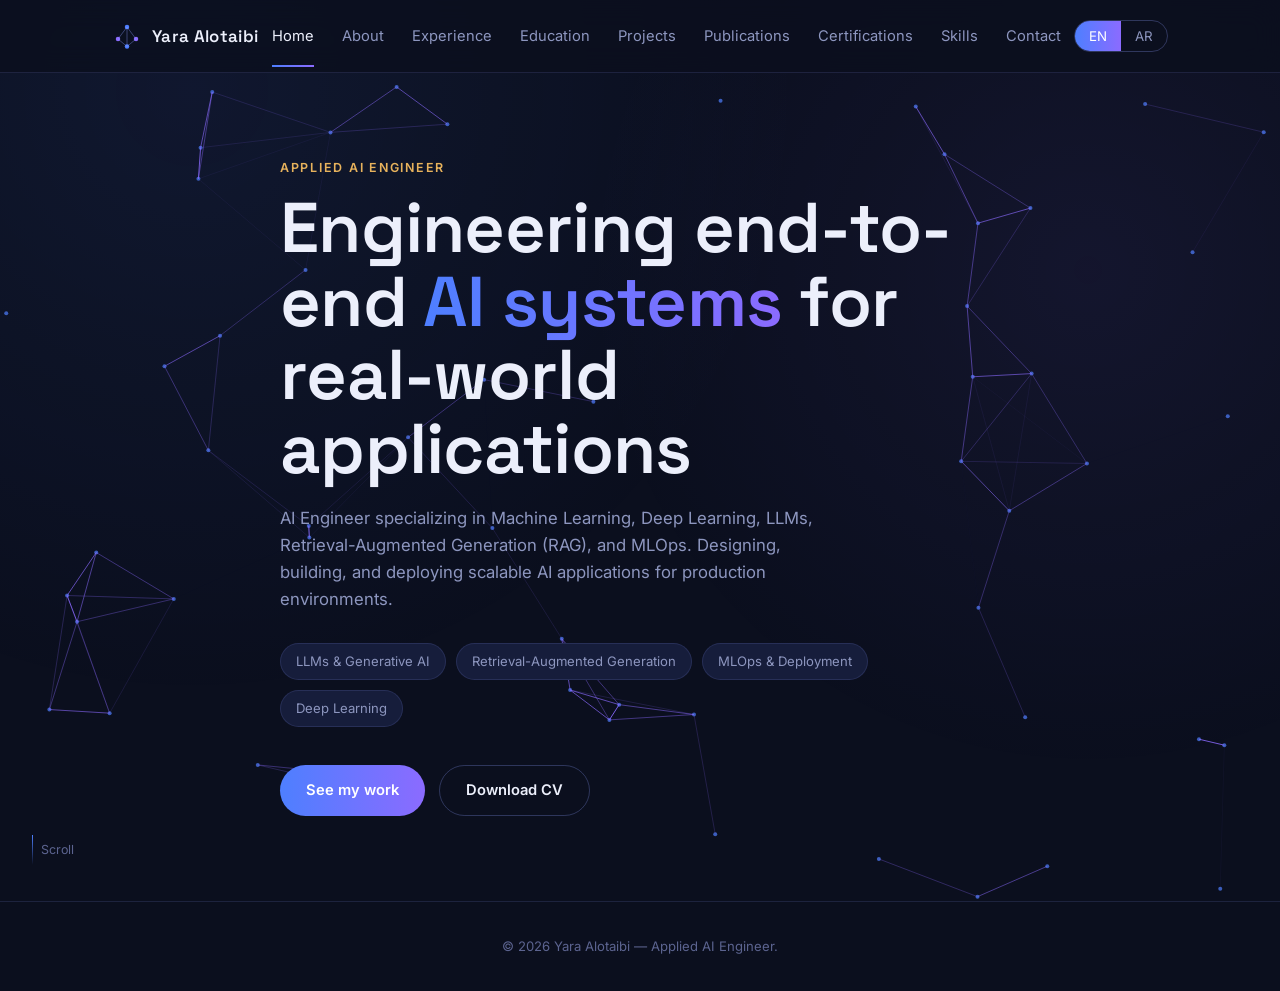
<file: index.html>
<!DOCTYPE html>
<!-- lang/dir get overwritten instantly by js/language.js on load; these are just safe fallbacks -->
<html lang="en" dir="ltr">
<head>
  <meta charset="UTF-8">
  <meta name="viewport" content="width=device-width, initial-scale=1.0">
  <title>Yara Alotaibi — Applied AI Engineer</title>
  <meta name="description" content="Yara Alotaibi — Applied AI Engineer building end-to-end AI systems: LLMs, RAG, and production MLOps.">

  <!-- Google Fonts: Space Grotesk (EN headings), Inter (EN body), Tajawal (AR) — matches --font-* tokens in style.css -->
  <link rel="preconnect" href="https://fonts.googleapis.com">
  <link href="https://fonts.googleapis.com/css2?family=Space+Grotesk:wght@500;600;700&family=Inter:wght@400;500;600&family=Tajawal:wght@400;500;700&display=swap" rel="stylesheet">

  <link rel="stylesheet" href="css/style.css">
  <link rel="icon" type="image/svg+xml" href="assets/favicon.svg">
</head>
<!-- body starts with class="lang-en" as a no-flash default; js/language.js swaps it on load if AR was saved -->
<body class="lang-en">
  



  <!-- =====================================================================
       SITE NAVIGATION 
       ===================================================================== -->
  <nav class="site-nav">
    <div class="container">
      <a href="index.html" class="nav-mark">
        <!-- Static "Neuro symbol" the version of the animated
             network drawn live in js/particles.js on this hero and on about.html -->
        <svg viewBox="0 0 40 40" fill="none" xmlns="http://www.w3.org/2000/svg">
          <circle cx="20" cy="8" r="3" fill="#4E7FFF"/>
          <circle cx="8" cy="24" r="3" fill="#8B6BFF"/>
          <circle cx="32" cy="24" r="3" fill="#8B6BFF"/>
          <circle cx="20" cy="34" r="3" fill="#4E7FFF"/>
          <path d="M20 8L8 24M20 8L32 24M8 24L20 34M32 24L20 34M20 8L20 34" stroke="#8B9EFF" stroke-opacity="0.5" stroke-width="1"/>
        </svg>
        <span>Yara Alotaibi</span>
      </a>

      <ul class="nav-links" id="navLinks">
        <li><a href="index.html" class="active"><span class="lang-en">Home</span><span class="lang-ar">الرئيسية</span></a></li>
        <li><a href="about.html"><span class="lang-en">About</span><span class="lang-ar">نبذة</span></a></li>
        <li><a href="experience.html"><span class="lang-en">Experience</span><span class="lang-ar">الخبرات</span></a></li>
        <li><a href="education.html"><span class="lang-en">Education</span><span class="lang-ar">التعليم</span></a></li>
        <li><a href="projects.html"><span class="lang-en">Projects</span><span class="lang-ar">المشاريع</span></a></li>
        <li><a href="publications.html"><span class="lang-en">Publications</span><span class="lang-ar">الأبحاث</span></a></li>
        <li><a href="certifications.html"><span class="lang-en">Certifications</span><span class="lang-ar">الشهادات</span></a></li>
        <li><a href="skills.html"><span class="lang-en">Skills</span><span class="lang-ar">المهارات</span></a></li>
        <li><a href="contact.html"><span class="lang-en">Contact</span><span class="lang-ar">التواصل</span></a></li>
      </ul>

      <div class="nav-right">
        <!-- language toggle  -->
        <div class="lang-toggle">
          <button type="button" data-lang="en" class="active">EN</button>
          <button type="button" data-lang="ar">AR</button>
        </div>
        <!-- mobile hamburger — js/main.js toggles -->
        <button class="nav-toggle-btn" id="navToggleBtn" aria-label="Toggle navigation menu">☰</button>
      </div>
    </div>
  </nav>

  <!-- =====================================================================
       HERO 
       ===================================================================== -->
  <header class="hero">
    <!-- animated neuro-network background, powered by js/particles.js.
         data-node-count / data-speed / data-link-distance tune density —
         kept sparse here since real content sits on top of it. -->

    <canvas id="neuro-canvas" data-neuro data-node-count="55" data-speed="0.25" data-link-distance="150"></canvas>

    <div class="container">
      <div class="hero-content">
        <span class="eyebrow">
          <span class="lang-en">Applied AI Engineer</span>
          <span class="lang-ar">مهندسة ذكاء اصطناعي تطبيقي</span>
        </span>

        <!-- main headline -->
        <h1>
          <span class="lang-en">Engineering end-to-end <span class="accent">AI systems</span> for real-world applications</span>
          <span class="lang-ar">أهندس <span class="accent">أنظمة ذكاء اصطناعي متكاملة</span> للتطبيق الفعلي والنشر </span>
        </h1>

        <!-- sub-paragraph  -->
        <p class="sub">
          <span class="lang-en">AI Engineer specializing in Machine Learning, Deep Learning, LLMs, Retrieval-Augmented Generation (RAG), and MLOps. Designing, building, and deploying scalable AI applications for production environments.</span>
          <span class="lang-ar">مهندسة ذكاء اصطناعي متخصصة في التعلم الآلي، والتعلم العميق، والنماذج اللغوية الكبيرة (LLMs)، RAG، وMLOps. أصمم وأطوّر وأنشر تطبيقات ذكاء اصطناعي قابلة للتوسع وجاهزة لبيئات الإنتاج.</span>
        </p>

        <!-- role chips -->
        <div class="roles">
          <span class="chip lang-en">LLMs &amp; Generative AI</span>
          <span class="chip lang-ar">النماذج اللغوية الكبيرة والذكاء التوليدي</span>
          <span class="chip lang-en">Retrieval-Augmented Generation</span>
          <span class="chip lang-ar">RAG</span>
          <span class="chip lang-en">MLOps &amp; Deployment</span>
          <span class="chip lang-ar">MLOps والنشر</span>
          <span class="chip lang-en">Deep Learning</span>
          <span class="chip lang-ar">التعلم العميق</span>
        </div>

        <!-- view projects -->
        <div class="hero-actions">
          <a href="projects.html" class="btn btn-primary">
            <span class="lang-en"> See my work </span>
            <span class="lang-ar">شاهد أعمالي</span>
          </a>
          <a href="assets/documents/Yara%20Naif%20Alotaibi%20AI%20Engineer%20CV.pdf" class="btn btn-ghost" download>
            <span class="lang-en">Download CV</span>
            <span class="lang-ar">تنزيل السيرة الذاتية</span>
          </a>
        </div>
      </div>
    </div>

    <div class="scroll-hint">
      <span class="line"></span>
      <span class="lang-en">Scroll</span>
      <span class="lang-ar">مرر للأسفل</span>
    </div>
  </header>

  <!-- =====================================================================
       FOOTER 
       ===================================================================== -->
  <footer class="site-footer">
    <div class="container">
      <p class="lang-en">© 2026 Yara Alotaibi — Applied AI Engineer.</p>
      <p class="lang-ar">© 2026 يارا العتيبي — مهندسة ذكاء اصطناعي تطبيقي.</p>
    </div>
  </footer>

  <!-- Scripts -->
  <script src="js/language.js"></script>
  <script src="js/animations.js"></script>
  <script src="js/main.js"></script>
  <script src="js/particles.js"></script>
</body>
</html>
</file>
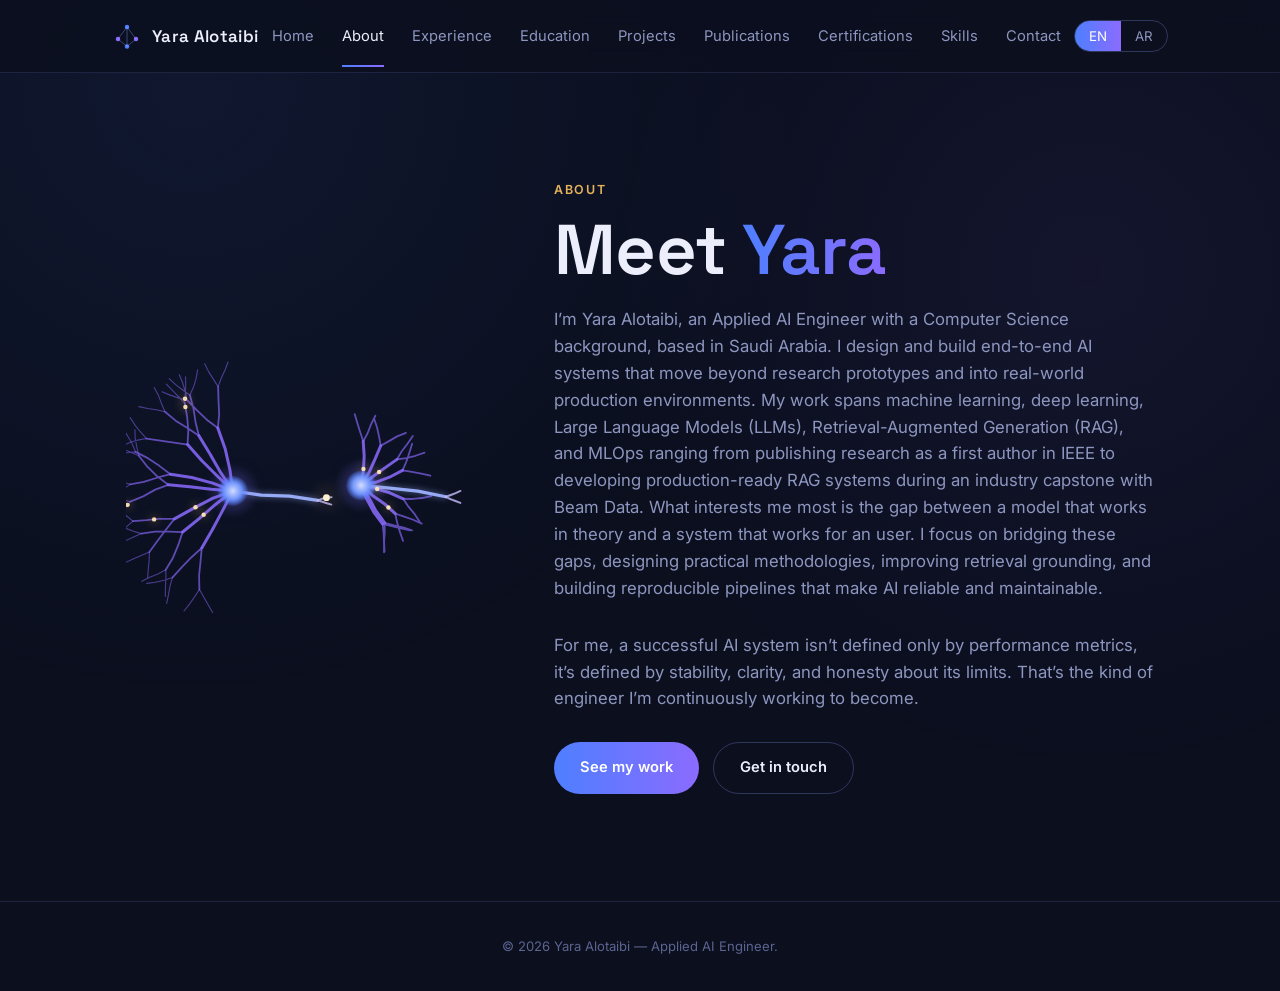
<file: about.html>
<!DOCTYPE html>
<html lang="en" dir="ltr">
<head>
  <meta charset="UTF-8">
  <meta name="viewport" content="width=device-width, initial-scale=1.0">
  <title>Meet Yara — Applied AI Engineer</title>
  <meta name="description" content="Meet Yara Alotaibi — the story, the mindset, and the path behind an Applied AI Engineer.">

  <link rel="preconnect" href="https://fonts.googleapis.com">
  <link href="https://fonts.googleapis.com/css2?family=Space+Grotesk:wght@500;600;700&family=Inter:wght@400;500;600&family=Tajawal:wght@400;500;700&display=swap" rel="stylesheet">

  <link rel="stylesheet" href="css/style.css">
  <link rel="icon" type="image/svg+xml" href="assets/favicon.svg">
</head>
<body class="lang-en">

  <!-- NAVIGATION  -->
  <nav class="site-nav">
    <div class="container">
      <a href="index.html" class="nav-mark">
        <svg viewBox="0 0 40 40" fill="none" xmlns="http://www.w3.org/2000/svg">
          <circle cx="20" cy="8" r="3" fill="#4E7FFF"/>
          <circle cx="8" cy="24" r="3" fill="#8B6BFF"/>
          <circle cx="32" cy="24" r="3" fill="#8B6BFF"/>
          <circle cx="20" cy="34" r="3" fill="#4E7FFF"/>
          <path d="M20 8L8 24M20 8L32 24M8 24L20 34M32 24L20 34M20 8L20 34" stroke="#8B9EFF" stroke-opacity="0.5" stroke-width="1"/>
        </svg>
        <span>Yara Alotaibi</span>
      </a>

      <ul class="nav-links" id="navLinks">
        <li><a href="index.html"><span class="lang-en">Home</span><span class="lang-ar">الرئيسية</span></a></li>
        <li><a href="about.html" class="active"><span class="lang-en">About</span><span class="lang-ar">نبذة</span></a></li>
        <li><a href="experience.html"><span class="lang-en">Experience</span><span class="lang-ar">الخبرات</span></a></li>
        <li><a href="education.html"><span class="lang-en">Education</span><span class="lang-ar">التعليم</span></a></li>
        <li><a href="projects.html"><span class="lang-en">Projects</span><span class="lang-ar">المشاريع</span></a></li>
        <li><a href="publications.html"><span class="lang-en">Publications</span><span class="lang-ar">الأبحاث</span></a></li>
        <li><a href="certifications.html"><span class="lang-en">Certifications</span><span class="lang-ar">الشهادات</span></a></li>
        <li><a href="skills.html"><span class="lang-en">Skills</span><span class="lang-ar">المهارات</span></a></li>
        <li><a href="contact.html"><span class="lang-en">Contact</span><span class="lang-ar">التواصل</span></a></li>
      </ul>

      <div class="nav-right">
        <div class="lang-toggle">
          <button type="button" data-lang="en" class="active">EN</button>
          <button type="button" data-lang="ar">AR</button>
        </div>
        <button class="nav-toggle-btn" id="navToggleBtn" aria-label="Toggle navigation menu">☰</button>
      </div>
    </div>
  </nav>

  <!-- =====================================================================
       IDENTITY HERO 
       ===================================================================== -->
  <header class="hero">
    <!-- two connected neuron cells  -->
    <div class="container">
      <div class="identity-layout">
      <canvas id="identity-canvas" data-neuro data-shape="neuron"></canvas>
      <div class="hero-content">
        <span class="eyebrow">
          <span class="lang-en">About</span>
          <span class="lang-ar">نبذة</span>
        </span>

        <!--page title -->
        <h1>
          <span class="lang-en">Meet <span class="accent">Yara</span></span>
          <span class="lang-ar">تعرف على <span class="accent">يارا</span></span>
        </h1>

        <!-- personal narrative -->
        <p class="sub" style="max-width:640px;">
          <span class="lang-en">
          I’m Yara Alotaibi, an Applied AI Engineer with a Computer Science background, based in Saudi Arabia. 
          I design and build end-to-end AI systems that move beyond research prototypes and into real-world production environments. My work spans machine learning, deep learning, Large Language Models (LLMs), Retrieval-Augmented Generation (RAG), and MLOps ranging from publishing research as a first author in IEEE to developing production-ready RAG systems during an industry capstone with Beam Data. 
          What interests me most is the gap between a model that works in theory and a system that works for an user. I focus on bridging these gaps, designing practical methodologies, improving retrieval grounding, and building reproducible pipelines that make AI reliable and maintainable.
          </span>
          <span class="lang-ar">
           أنا يارا العتيبي، مهندسة ذكاء اصطناعي تطبيقي خريجة بكالوريس علوم الحاسب، وأقيم في السعودية. أعمل على تصميم وبناء أنظمة ذكاء اصطناعي متكاملة تتجاوز مرحلة النماذج التجريبية لتصل إلى بيئات الإنتاج الفعلية.
يمتد عملي عبر مجالات التعلّم الآلي، التعلّم العميق، النماذج اللغوية الضخمة (LLMs)، أنظمة الاسترجاع المعزّز (RAG)، وعمليات الـ MLOps  بدءًا من بحث منشور كمؤلف أول في IEEE وصولًا إلى تطوير أنظمة RAG جاهزة للإنتاج خلال مشروع مع شركة Beam Data.
ينصب شغفي المهني على سد الفجوة بين النماذج النظرية والأنظمة الواقعية التي تخدم المستخدم وذلك من خلال تصميم منهجيات عملية، وتحسين استرجاع المعلومات بدقة، وبناء خطوط معالجة قابلة للتكرار (Pipelines) تضمن موثوقية الأنظمة وقابليتها للصيانة.
          </span>
        </p>

        <p class="sub" style="max-width:640px;">
          <span class="lang-en">
            For me, a successful AI system isn’t defined only by performance metrics, it’s defined by stability, clarity, and honesty about its limits. That’s the kind of engineer I’m continuously working to become.
          </span>
          <span class="lang-ar">
         بالنسبة لي، لا يُقاس نجاح نظام الذكاء الاصطناعي بكفاءة النموذج فحسب، بل باستقراره، وشفافيته، وموثوقية مخرجاته في حدود قدراته؛ وهذا هو الطابع الهندسي الذي أسعى دائماً لتمثيله وتطويره.
          </span>
        </p>

        <div class="hero-actions">
          <a href="projects.html" class="btn btn-primary">
            <span class="lang-en">See my work</span>
            <span class="lang-ar">شاهدي أعمالي</span>
          </a>
          <a href="contact.html" class="btn btn-ghost">
            <span class="lang-en">Get in touch</span>
            <span class="lang-ar">تواصلي معي</span>
          </a>
        </div>
      </div>
      </div>
    </div>
  </header>

  

  <!-- FOOTER -->
  <footer class="site-footer">
    <div class="container">
      <p class="lang-en">© 2026 Yara Alotaibi — Applied AI Engineer.</p>
      <p class="lang-ar">© 2026 يارا العتيبي — مهندسة ذكاء اصطناعي تطبيقي.</p>
    </div>
  </footer>

  <script src="js/language.js"></script>
  <script src="js/animations.js"></script>
  <script src="js/main.js"></script>
  <script src="js/particles.js"></script>
</body>
</html>
</file>
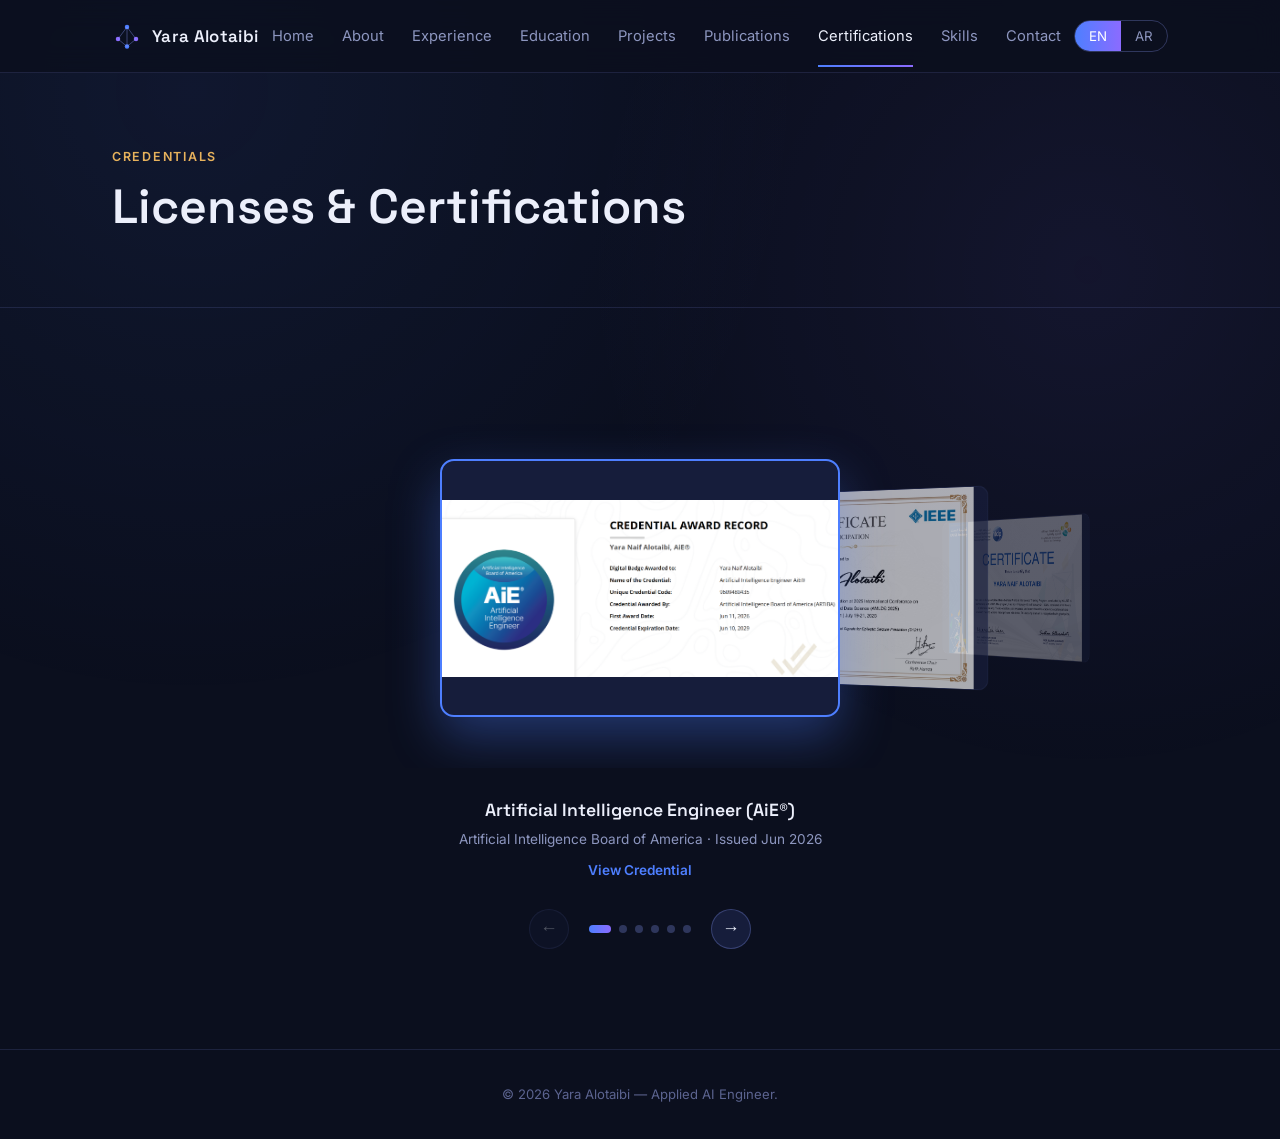
<file: certifications.html>
<!DOCTYPE html>
<html lang="en" dir="ltr">
<head>
  <meta charset="UTF-8">
  <meta name="viewport" content="width=device-width, initial-scale=1.0">
  <title>Certifications — Yara Alotaibi</title>
  <meta name="description" content="AiE® certification, KAUST Academy AI training, and Tuwaiq Academy full-stack development.">

  <link rel="preconnect" href="https://fonts.googleapis.com">
  <link href="https://fonts.googleapis.com/css2?family=Space+Grotesk:wght@500;600;700&family=Inter:wght@400;500;600&family=Tajawal:wght@400;500;700&display=swap" rel="stylesheet">

  <link rel="stylesheet" href="css/style.css">
  <link rel="icon" type="image/svg+xml" href="assets/favicon.svg">
</head>
<body class="lang-en">

  <!-- NAVIGATION  -->
  <nav class="site-nav">
    <div class="container">
      <a href="index.html" class="nav-mark">
        <svg viewBox="0 0 40 40" fill="none" xmlns="http://www.w3.org/2000/svg">
          <circle cx="20" cy="8" r="3" fill="#4E7FFF"/>
          <circle cx="8" cy="24" r="3" fill="#8B6BFF"/>
          <circle cx="32" cy="24" r="3" fill="#8B6BFF"/>
          <circle cx="20" cy="34" r="3" fill="#4E7FFF"/>
          <path d="M20 8L8 24M20 8L32 24M8 24L20 34M32 24L20 34M20 8L20 34" stroke="#8B9EFF" stroke-opacity="0.5" stroke-width="1"/>
        </svg>
        <span>Yara Alotaibi</span>
      </a>

      <ul class="nav-links" id="navLinks">
        <li><a href="index.html"><span class="lang-en">Home</span><span class="lang-ar">الرئيسية</span></a></li>
        <li><a href="about.html"><span class="lang-en">About</span><span class="lang-ar">نبذة</span></a></li>
        <li><a href="experience.html"><span class="lang-en">Experience</span><span class="lang-ar">الخبرات</span></a></li>
        <li><a href="education.html"><span class="lang-en">Education</span><span class="lang-ar">التعليم</span></a></li>
        <li><a href="projects.html"><span class="lang-en">Projects</span><span class="lang-ar">المشاريع</span></a></li>
        <li><a href="publications.html"><span class="lang-en">Publications</span><span class="lang-ar">الأبحاث</span></a></li>
        <li><a href="certifications.html" class="active"><span class="lang-en">Certifications</span><span class="lang-ar">الشهادات</span></a></li>
        <li><a href="skills.html"><span class="lang-en">Skills</span><span class="lang-ar">المهارات</span></a></li>
        <li><a href="contact.html"><span class="lang-en">Contact</span><span class="lang-ar">التواصل</span></a></li>
      </ul>

      <div class="nav-right">
        <div class="lang-toggle">
          <button type="button" data-lang="en" class="active">EN</button>
          <button type="button" data-lang="ar">AR</button>
        </div>
        <button class="nav-toggle-btn" id="navToggleBtn" aria-label="Toggle navigation menu">☰</button>
      </div>
    </div>
  </nav>

  <!-- PAGE HEADER -->
  <header class="page-header">
    <div class="container">
      <span class="eyebrow lang-en">Credentials</span>
      <span class="eyebrow lang-ar">الاعتمادات</span>
      <h1><span class="lang-en">Licenses &amp; Certifications</span><span class="lang-ar">الرخص والشهادات</span></h1>
      <p>
        
      </p>
    </div>
  </header>

  <!-- =====================================================================
       CERTIFICATIONS — a single 3D coverflow carousel with all 6 credentials.
       ===================================================================== -->
  <section class="section">
    <div class="cert-carousel" id="certCarousel">
      <div class="cert-stage" id="certStage">
        <div class="cert-track" id="certTrack"></div>
      </div>

      <div class="cert-caption" id="certCaption"></div>

      <div class="cert-nav">
        <button type="button" class="cert-arrow" id="certPrev" aria-label="Previous certificate">&larr;</button>
        <div class="cert-dots" id="certDots"></div>
        <button type="button" class="cert-arrow" id="certNext" aria-label="Next certificate">&rarr;</button>
      </div>
    </div>
  </section>

  <!-- FOOTER -->
  <footer class="site-footer">
    <div class="container">
      <p class="lang-en">© 2026 Yara Alotaibi — Applied AI Engineer.</p>
      <p class="lang-ar">© 2026 يارا العتيبي — مهندسة ذكاء اصطناعي تطبيقي.</p>
    </div>
  </footer>

  <script src="js/language.js"></script>
  <script src="js/animations.js"></script>
  <script src="js/main.js"></script>

  <script>
    //  only place certificate content lives. 
    const CERTS = [
      {
        img: "assets/certifications/AiE.png",
        titleEn: "Artificial Intelligence Engineer (AiE®)",
        titleAr: "مهندسة ذكاء اصطناعي (AiE®)",
        captionEn: "Artificial Intelligence Board of America · Issued Jun 2026",
        captionAr: "البورد الأمريكي للذكاء الاصطناعي · يونيو ٢٠٢٦",
        link: "https://www.credbadge.com/credit/certified/9609480435/",
      },
      {
        img: "assets/certifications/IEEE.jpg",
        titleEn: "Oral Presenter — AMLDS 2025",
        titleAr: "مقدمة البحث — مؤتمر AMLDS 2025",
        captionEn: "IEEE Systems, Man, and Cybernetics Society · Jul 2025",
        captionAr: "جمعية IEEE للأنظمة والإنسان والتحكم الآلي · يوليو ٢٠٢٥",
      },
      {
        img: "assets/certifications/Kaust Adv.png",
        titleEn: "Advanced AI Training",
        titleAr: "تدريب متقدم في الذكاء الاصطناعي",
        captionEn: "KAUST × NTDP · Mar 2025",
        captionAr: "كاوست بالشراكة مع NTDP · مارس ٢٠٢٥",
      },
      {
        img: "assets/certifications/Kaust Intro.png",
        titleEn: "Intro AI Training",
        titleAr: "تدريب تمهيدي في الذكاء الاصطناعي",
        captionEn: "KAUST × NTDP · Jan 2025",
        captionAr: "كاوست بالشراكة مع NTDP · يناير ٢٠٢٥",
      },
      {
        img: "assets/certifications/Twaiq.png",
        titleEn: "Web Development with PHP Laravel",
        titleAr: "تطوير الويب باستخدام PHP Laravel",
        captionEn: "Tuwaiq Academy · Apr 2024",
        captionAr: "أكاديمية طويق · أبريل ٢٠٢٤",
      },
      {
        img: "assets/certifications/Michigan.png",
        titleEn: "Python Basics",
        titleAr: "أساسيات لغة بايثون",
        captionEn: "university of michigan · nov 2024",
        captionAr: " — جامعة ميشيغان · نوفمبر 2024",
        link: "https://www.coursera.org/account/accomplishments/verify/A27UF6WH318E",
      },
    ];

    (function initCertCarousel() {
      const stage = document.getElementById("certStage");
      const track = document.getElementById("certTrack");
      const caption = document.getElementById("certCaption");
      const dotsBox = document.getElementById("certDots");
      const prevBtn = document.getElementById("certPrev");
      const nextBtn = document.getElementById("certNext");

      const reduceMotion = window.matchMedia("(prefers-reduced-motion: reduce)").matches;
      let active = 0;

      const cardEls = CERTS.map((cert, i) => {
        const el = document.createElement("div");
        el.className = "cert-card-3d";
        el.innerHTML = `<img src="${cert.img}" alt="">`;
        el.addEventListener("click", () => {
          if (i === active) return; // clicking the active card does nothing (caption handles opening it)
          active = i;
          render();
        });
        track.appendChild(el);
        return el;
      });

      CERTS.forEach((_, i) => {
        const dot = document.createElement("button");
        dot.type = "button";
        dot.className = "cert-dot";
        dot.setAttribute("aria-label", `Go to certificate ${i + 1}`);
        dot.addEventListener("click", () => {
          active = i;
          render();
        });
        dotsBox.appendChild(dot);
      });
      const dotEls = Array.from(dotsBox.children);

      function isArabic() {
        return document.body.classList.contains("lang-ar");
      }

      function render() {
        const mirror = isArabic() ? -1 : 1;

        cardEls.forEach((el, i) => {
          const offset = (i - active) * mirror;
          const abs = Math.abs(offset);
          el.style.transition = reduceMotion ? "none" : "transform 0.5s cubic-bezier(0.22,1,0.36,1), opacity 0.5s ease";
          el.style.zIndex = String(100 - abs);

          if (abs > 2) {
            el.style.opacity = "0";
            el.style.pointerEvents = "none";
            el.style.transform = `translate(-50%,-50%) translateX(${offset * 240}px) translateZ(-400px)`;
            return;
          }

          el.style.pointerEvents = "auto";
          const tx = offset * 220;
          const tz = abs * -130;
          const rot = offset * -32;
          const scale = 1 - abs * 0.18;
          el.style.opacity = abs === 0 ? "1" : abs === 1 ? "0.65" : "0.32";
          el.style.transform = `translate(-50%,-50%) translateX(${tx}px) translateZ(${tz}px) rotateY(${rot}deg) scale(${scale})`;
          el.classList.toggle("is-active", i === active);
        });

        dotEls.forEach((d, i) => d.classList.toggle("is-active", i === active));
        prevBtn.disabled = active === 0;
        nextBtn.disabled = active === CERTS.length - 1;
        // the buttons swap visual position in RTL (flex row auto-mirrors), so
        // flip which glyph each one shows too — both should still point the
        // way they'll actually move, not just decorate a fixed screen side
        prevBtn.innerHTML = isArabic() ? "&rarr;" : "&larr;";
        nextBtn.innerHTML = isArabic() ? "&larr;" : "&rarr;";

        // clickable (opens the verification link) 
        const cert = CERTS[active];
        const title = isArabic() ? cert.titleAr : cert.titleEn;
        const meta = isArabic() ? cert.captionAr : cert.captionEn;
        const verifyLabel = isArabic() ? "عرض بيانات الاعتماد" : "View Credential";
        caption.innerHTML = `
        <strong>${title}</strong>
        <span>${meta}</span>
        ${cert.link ? `<a class="cert-verify" href="${cert.link}" target="_blank" rel="noopener">${verifyLabel}</a>` : ""}`;
        }

      // always steps through CERTS in the same fixed order regardless of language —
      // only the *visual* arrangement mirrors for RTL (handled in render() above),
      // so this stays consistent with the dots (which are never reordered either)
      function go(delta) {
        active = Math.min(CERTS.length - 1, Math.max(0, active + delta));
        render();
      }

      prevBtn.addEventListener("click", () => go(-1));
      nextBtn.addEventListener("click", () => go(1));
      stage.setAttribute("tabindex", "0");
      stage.addEventListener("keydown", (e) => {
        if (e.key === "ArrowLeft") go(-1);
        if (e.key === "ArrowRight") go(1);
      });

      // swipe: threshold-based (jumps one card), not live-follow-finger, for robustness
      let dragStartX = null;
      stage.addEventListener("pointerdown", (e) => { dragStartX = e.clientX; });
      stage.addEventListener("pointerup", (e) => {
        if (dragStartX === null) return;
        const dx = e.clientX - dragStartX;
        dragStartX = null;
        if (Math.abs(dx) < 40) return;
        go(dx < 0 ? 1 : -1);
      });

      // re-mirror the layout instantly when the language toggle flips direction
      new MutationObserver(render).observe(document.body, { attributes: true, attributeFilter: ["class"] });

      render();
    })();
  </script>
</body>
</html>
</file>
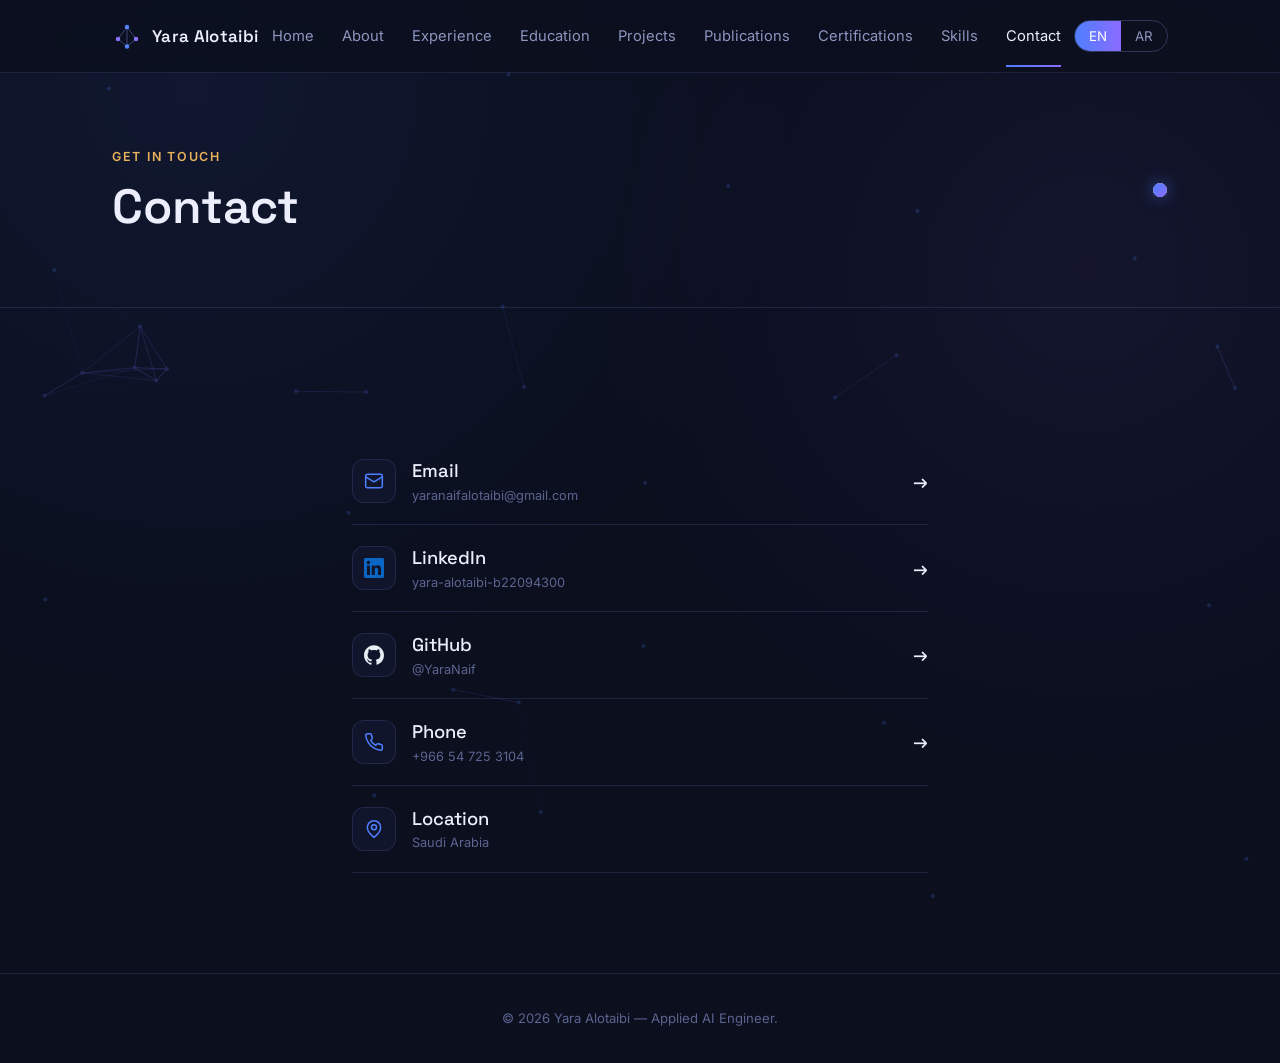
<file: contact.html>
<!DOCTYPE html>
<html lang="en" dir="ltr">
<head>
  <meta charset="UTF-8">
  <meta name="viewport" content="width=device-width, initial-scale=1.0">
  <title>Contact — Yara Alotaibi</title>
  <meta name="description" content="Get in touch with Yara Alotaibi — Applied AI Engineer.">

  <link rel="preconnect" href="https://fonts.googleapis.com">
  <link href="https://fonts.googleapis.com/css2?family=Space+Grotesk:wght@500;600;700&family=Inter:wght@400;500;600&family=Tajawal:wght@400;500;700&display=swap" rel="stylesheet">

  <link rel="stylesheet" href="css/style.css">
  <link rel="icon" type="image/svg+xml" href="assets/favicon.svg">
</head>
<body class="lang-en">

  <!-- Ambient neuro-network background-->
  <canvas class="skills-ambient-canvas" data-neuro data-node-count="34" data-speed="0.15" data-link-distance="130"></canvas>

  <!-- NAVIGATION — "Contact" marked active -->
  <nav class="site-nav">
    <div class="container">
      <a href="index.html" class="nav-mark">
        <svg viewBox="0 0 40 40" fill="none" xmlns="http://www.w3.org/2000/svg">
          <circle cx="20" cy="8" r="3" fill="#4E7FFF"/>
          <circle cx="8" cy="24" r="3" fill="#8B6BFF"/>
          <circle cx="32" cy="24" r="3" fill="#8B6BFF"/>
          <circle cx="20" cy="34" r="3" fill="#4E7FFF"/>
          <path d="M20 8L8 24M20 8L32 24M8 24L20 34M32 24L20 34M20 8L20 34" stroke="#8B9EFF" stroke-opacity="0.5" stroke-width="1"/>
        </svg>
        <span>Yara Alotaibi</span>
      </a>

      <ul class="nav-links" id="navLinks">
        <li><a href="index.html"><span class="lang-en">Home</span><span class="lang-ar">الرئيسية</span></a></li>
        <li><a href="about.html"><span class="lang-en">About</span><span class="lang-ar">نبذة</span></a></li>
        <li><a href="experience.html"><span class="lang-en">Experience</span><span class="lang-ar">الخبرات</span></a></li>
        <li><a href="education.html"><span class="lang-en">Education</span><span class="lang-ar">التعليم</span></a></li>
        <li><a href="projects.html"><span class="lang-en">Projects</span><span class="lang-ar">المشاريع</span></a></li>
        <li><a href="publications.html"><span class="lang-en">Publications</span><span class="lang-ar">الأبحاث</span></a></li>
        <li><a href="certifications.html"><span class="lang-en">Certifications</span><span class="lang-ar">الشهادات</span></a></li>
        <li><a href="skills.html"><span class="lang-en">Skills</span><span class="lang-ar">المهارات</span></a></li>
        <li><a href="contact.html" class="active"><span class="lang-en">Contact</span><span class="lang-ar">التواصل</span></a></li>
      </ul>

      <div class="nav-right">
        <div class="lang-toggle">
          <button type="button" data-lang="en" class="active">EN</button>
          <button type="button" data-lang="ar">AR</button>
        </div>
        <button class="nav-toggle-btn" id="navToggleBtn" aria-label="Toggle navigation menu">☰</button>
      </div>
    </div>
  </nav>
 
  <!-- PAGE HEADER  -->
  <header class="page-header">
    <div class="container">
      <span class="eyebrow lang-en">Get in Touch</span>
      <span class="eyebrow lang-ar">لنتواصل</span>
      <h1><span class="lang-en">Contact</span><span class="lang-ar">التواصل</span></h1>
      <p>
      </p>
    </div>
    <div class="signal-mark" aria-hidden="true">
      <span class="signal-ring"></span>
      <span class="signal-ring"></span>
      <span class="signal-ring"></span>
      <span class="signal-core"></span>
    </div>
  </header>

  <!-- =====================================================================
       CONTACT LINKS
       ===================================================================== -->
  <section class="section">
    <div class="container" style="max-width:640px;">
      <div class="contact-links">

        <a href="mailto:yaranaifalotaibi@gmail.com" class="contact-link" data-animate>
          <span class="contact-left">
            <span class="contact-icon">
              <svg viewBox="0 0 24 24" fill="none" stroke="currentColor" stroke-width="1.8" stroke-linecap="round" stroke-linejoin="round"><rect x="2" y="4" width="20" height="16" rx="2"/><path d="m2 7 10 6 10-6"/></svg>
            </span>
            <span class="contact-text">
              Email
              <small class="lang-en block">yaranaifalotaibi@gmail.com</small>
              <small class="lang-ar block">yaranaifalotaibi@gmail.com</small>
            </span>
          </span>
          <span class="contact-arrow">&rarr;</span>
        </a>

        <a href="https://www.linkedin.com/in/yara-alotaibi-b22094300" target="_blank" rel="noopener" class="contact-link" data-animate>
          <span class="contact-left">
            <span class="contact-icon">
              <svg viewBox="0 0 24 24"><path fill="#0A66C2" d="M20.447 20.452h-3.554v-5.569c0-1.328-.027-3.037-1.852-3.037-1.853 0-2.136 1.445-2.136 2.939v5.667H9.351V9h3.414v1.561h.046c.477-.9 1.637-1.85 3.37-1.85 3.601 0 4.267 2.37 4.267 5.455v6.286zM5.337 7.433c-1.144 0-2.063-.926-2.063-2.065 0-1.138.92-2.063 2.063-2.063 1.14 0 2.064.925 2.064 2.063 0 1.139-.925 2.065-2.064 2.065zm1.782 13.019H3.555V9h3.564v11.452zM22.225 0H1.771C.792 0 0 .774 0 1.729v20.542C0 23.227.792 24 1.771 24h20.451C23.2 24 24 23.227 24 22.271V1.729C24 .774 23.2 0 22.222 0h.003z"/></svg>
            </span>
            <span class="contact-text">
              LinkedIn
              <small class="lang-en block">yara-alotaibi-b22094300</small>
              <small class="lang-ar block">yara-alotaibi-b22094300</small>
            </span>
          </span>
          <span class="contact-arrow">&rarr;</span>
        </a>

        <a href="https://github.com/YaraNaif" target="_blank" rel="noopener" class="contact-link" data-animate>
          <span class="contact-left">
            <span class="contact-icon">
              <svg viewBox="0 0 24 24"><path fill="#E6EDF3" d="M12 .297c-6.63 0-12 5.373-12 12 0 5.303 3.438 9.8 8.205 11.385.6.113.82-.258.82-.577 0-.285-.01-1.04-.015-2.04-3.338.724-4.042-1.61-4.042-1.61C4.422 18.07 3.633 17.7 3.633 17.7c-1.087-.744.084-.729.084-.729 1.205.084 1.838 1.236 1.838 1.236 1.07 1.835 2.809 1.305 3.495.998.108-.776.417-1.305.76-1.605-2.665-.3-5.466-1.332-5.466-5.93 0-1.31.465-2.38 1.235-3.22-.135-.303-.54-1.523.105-3.176 0 0 1.005-.322 3.3 1.23.96-.267 1.98-.399 3-.405 1.02.006 2.04.138 3 .405 2.28-1.552 3.285-1.23 3.285-1.23.645 1.653.24 2.873.12 3.176.765.84 1.23 1.91 1.23 3.22 0 4.61-2.805 5.625-5.475 5.92.42.36.81 1.096.81 2.22 0 1.606-.015 2.896-.015 3.286 0 .315.21.69.825.57C20.565 22.092 24 17.592 24 12.297c0-6.627-5.373-12-12-12"/></svg>
            </span>
            <span class="contact-text">
              GitHub
              <small class="lang-en block">@YaraNaif</small>
              <small class="lang-ar block">@YaraNaif</small>
            </span>
          </span>
          <span class="contact-arrow">&rarr;</span>
        </a>

        <a href="tel:+966547253104" class="contact-link" data-animate>
          <span class="contact-left">
            <span class="contact-icon">
              <svg viewBox="0 0 24 24" fill="none" stroke="currentColor" stroke-width="1.8" stroke-linecap="round" stroke-linejoin="round"><path d="M22 16.92v3a2 2 0 0 1-2.18 2 19.79 19.79 0 0 1-8.63-3.07 19.5 19.5 0 0 1-6-6 19.79 19.79 0 0 1-3.07-8.67A2 2 0 0 1 4.11 2h3a2 2 0 0 1 2 1.72c.127.96.362 1.903.7 2.81a2 2 0 0 1-.45 2.11L8.09 9.91a16 16 0 0 0 6 6l1.27-1.27a2 2 0 0 1 2.11-.45c.907.338 1.85.573 2.81.7A2 2 0 0 1 22 16.92Z"/></svg>
            </span>
            <span class="contact-text">
              <span class="lang-en">Phone</span>
              <span class="lang-ar">الهاتف</span>
              <small class="lang-en block">+966 54 725 3104</small>
              <small class="lang-ar block">+966 54 725 3104</small>
            </span>
          </span>
          <span class="contact-arrow">&rarr;</span>
        </a>

        <a href="#" class="contact-link" data-animate>
          <span class="contact-left">
            <span class="contact-icon">
              <svg viewBox="0 0 24 24" fill="none" stroke="currentColor" stroke-width="1.8" stroke-linecap="round" stroke-linejoin="round"><path d="M20 10c0 6-8 12-8 12s-8-6-8-12a8 8 0 0 1 16 0Z"/><circle cx="12" cy="10" r="3"/></svg>
            </span>
            <span class="contact-text">
              <span class="lang-en">Location</span>
              <span class="lang-ar">الموقع</span>
              <small class="lang-en block"> Saudi Arabia</small>
              <small class="lang-ar block"> المملكة العربية السعودية</small>
            </span>
          </span>
        </a>

      </div>
    </div>
  </section>

  <!-- FOOTER -->
  <footer class="site-footer">
    <div class="container">
      <p class="lang-en">© 2026 Yara Alotaibi — Applied AI Engineer.</p>
      <p class="lang-ar">© 2026 يارا العتيبي — مهندسة ذكاء اصطناعي تطبيقي.</p>
    </div>
  </footer>

  <script src="js/language.js"></script>
  <script src="js/animations.js"></script>
  <script src="js/particles.js"></script>
  <script src="js/main.js"></script>
</body>
</html>
</file>
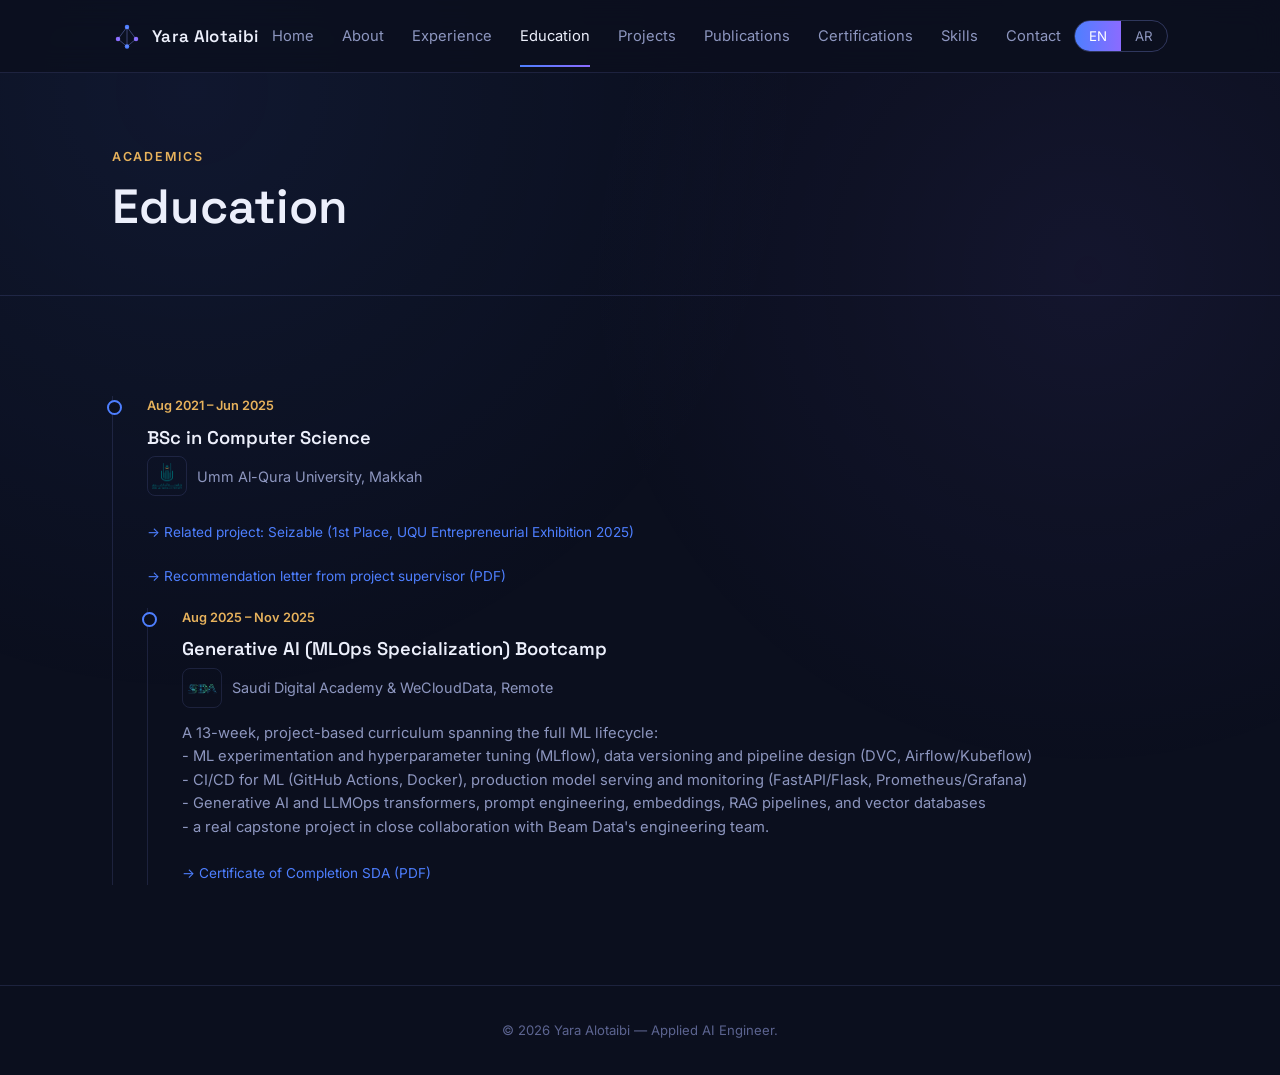
<file: education.html>
<!DOCTYPE html>
<html lang="en" dir="ltr">
<head>
  <meta charset="UTF-8">
  <meta name="viewport" content="width=device-width, initial-scale=1.0">
  <title>Education — Yara Alotaibi</title>
  <meta name="description" content="BSc in Computer Science from Umm Al-Qura University, plus the Generative AI MLOps Specialization bootcamp.">

  <link rel="preconnect" href="https://fonts.googleapis.com">
  <link href="https://fonts.googleapis.com/css2?family=Space+Grotesk:wght@500;600;700&family=Inter:wght@400;500;600&family=Tajawal:wght@400;500;700&display=swap" rel="stylesheet">

  <link rel="stylesheet" href="css/style.css">
  <link rel="icon" type="image/svg+xml" href="assets/favicon.svg">
</head>
<body class="lang-en">

  <!-- NAVIGATION -->
  <nav class="site-nav">
    <div class="container">
      <a href="index.html" class="nav-mark">
        <svg viewBox="0 0 40 40" fill="none" xmlns="http://www.w3.org/2000/svg">
          <circle cx="20" cy="8" r="3" fill="#4E7FFF"/>
          <circle cx="8" cy="24" r="3" fill="#8B6BFF"/>
          <circle cx="32" cy="24" r="3" fill="#8B6BFF"/>
          <circle cx="20" cy="34" r="3" fill="#4E7FFF"/>
          <path d="M20 8L8 24M20 8L32 24M8 24L20 34M32 24L20 34M20 8L20 34" stroke="#8B9EFF" stroke-opacity="0.5" stroke-width="1"/>
        </svg>
        <span>Yara Alotaibi</span>
      </a>

      <ul class="nav-links" id="navLinks">
        <li><a href="index.html"><span class="lang-en">Home</span><span class="lang-ar">الرئيسية</span></a></li>
        <li><a href="about.html"><span class="lang-en">About</span><span class="lang-ar">نبذة</span></a></li>
        <li><a href="experience.html"><span class="lang-en">Experience</span><span class="lang-ar">الخبرات</span></a></li>
        <li><a href="education.html" class="active"><span class="lang-en">Education</span><span class="lang-ar">التعليم</span></a></li>
        <li><a href="projects.html"><span class="lang-en">Projects</span><span class="lang-ar">المشاريع</span></a></li>
        <li><a href="publications.html"><span class="lang-en">Publications</span><span class="lang-ar">الأبحاث</span></a></li>
        <li><a href="certifications.html"><span class="lang-en">Certifications</span><span class="lang-ar">الشهادات</span></a></li>
        <li><a href="skills.html"><span class="lang-en">Skills</span><span class="lang-ar">المهارات</span></a></li>
        <li><a href="contact.html"><span class="lang-en">Contact</span><span class="lang-ar">التواصل</span></a></li>
      </ul>

      <div class="nav-right">
        <div class="lang-toggle">
          <button type="button" data-lang="en" class="active">EN</button>
          <button type="button" data-lang="ar">AR</button>
        </div>
        <button class="nav-toggle-btn" id="navToggleBtn" aria-label="Toggle navigation menu">☰</button>
      </div>
    </div>
  </nav>

  <!-- PAGE HEADER -->
  <header class="page-header">
    <div class="container">
      <span class="eyebrow lang-en">Academics</span>
      <span class="eyebrow lang-ar">الأكاديميا</span>
      <h1><span class="lang-en">Education</span><span class="lang-ar">التعليم</span></h1>
    
    </div>
  </header>

  <!-- =====================================================================
       TIMELINE
       ===================================================================== -->
  <section class="section">
    <div class="container">
      <div class="timeline">

        <!-- ============ Education #1: BSc ============ -->
        <div class="timeline-item" data-animate>
          <span class="date">Aug 2021 &ndash; Jun 2025</span>
          <h3>
            <span class="lang-en">BSc in Computer Science</span>
            <span class="lang-ar">بكالوريوس علوم الحاسب الآلي</span>
          </h3>
         <div class="org-row">
      <img src="assets/logos/QUQ.png" alt="Umm Al-Qura University logo" class="org-logo">
      <span class="org">
      <span class="lang-en">Umm Al-Qura University, Makkah</span>
      <span class="lang-ar">جامعة أم القرى، مكة المكرمة</span>
      </span>
       </div>
          
          <!-- links to Related work  -->
           <div style="display:flex; flex-direction:column; gap:10px; margin-top:12px;">
          <a href="project-seizable.html" class="related-link">
            <span class="lang-en">&rarr; Related project: Seizable (1st Place, UQU Entrepreneurial Exhibition 2025)</span>
            <span class="lang-ar">&larr; مشروع مرتبط: Seizable (المركز الأول، معرض جامعة أم القرى الريادي ٢٠٢٥)</span>
          </a>
          <a href="assets/documents/Recommendation_Dr_Mashael%20Al-Luhaybi_UQU.pdf" target="_blank" rel="noopener" class="related-link">
              <span class="lang-en">&rarr; Recommendation letter from project supervisor (PDF)</span>
              <span class="lang-ar">&larr; خطاب توصية من المشرفة على المشروع (PDF)</span>
            </a>
        </div>

        <!-- ============ Education #2: Bootcamp ============ -->
        <div class="timeline-item" data-animate>
          <span class="date" style="margin-top:20px; display:block;">Aug 2025 &ndash; Nov 2025</span>
          <h3>
            <span class="lang-en">Generative AI (MLOps Specialization) Bootcamp</span>
            <span class="lang-ar">معسكر الذكاء الاصطناعي التوليدي (تخصص MLOps)</span>
          </h3>
           <div class="org-row">
          <img src="assets/logos/SDA.png" alt="Saudi Digital Academy logo" class="org-logo">
          <span class="org">
            <span class="lang-en">Saudi Digital Academy &amp; WeCloudData, Remote</span>
            <span class="lang-ar">الأكاديمية السعودية للتقنيات الرقمية &amp; WeCloudData, عن بُعد</span>
          </span>
          </div>
</span>
           
<p class="lang-en block" style="color:var(--text-dim); font-size:0.92rem; text-align:justify;">
  A 13-week, project-based curriculum spanning the full ML lifecycle:<br>
  - ML experimentation and hyperparameter tuning (MLflow), data versioning and pipeline design (DVC, Airflow/Kubeflow) <br>
  - CI/CD for ML (GitHub Actions, Docker), production model serving and monitoring (FastAPI/Flask, Prometheus/Grafana) <br>
  - Generative AI and LLMOps transformers, prompt engineering, embeddings, RAG pipelines, and vector databases <br>
  - a real capstone project in close collaboration with Beam Data's engineering team.
</p>

<p class="lang-ar block" dir="rtl" style="color:var(--text-dim); font-size:0.92rem; text-align:justify;">
  منهج تطبيقي لمدة ١٣ أسبوعًا يغطي دورة حياة التعلم الآلي المتكاملة:<br>
  - التجارب على نماذج التعلم الآلي وضبط المعاملات الفائقة (MLflow)، وإدارة إصدارات البيانات وتصميم خطوط المعالجة (DVC وAirflow/Kubeflow) <br>
  - التكامل والنشر المستمران للتعلم الآلي (GitHub Actions وDocker)، وتقديم النماذج ومراقبتها في بيئات الإنتاج (FastAPI/Flask وPrometheus/Grafana) <br>
  - الذكاء الاصطناعي التوليدي وLLMOps، بما يشمل Transformers وهندسة البرومبت والتمثيلات المتجهية وخطوط RAG وقواعد البيانات المتجهية؛<br>
  - مشروع التخرج الختامي بالتعاون المباشر مع فريق مهندسي Beam Data.
</p>

          <div style="display:flex; flex-direction:column; gap:10px; margin-top:12px;">
            <a href="assets/documents/Yara%20Naif%20Alotaibi%20SDA%20Bootcamp.pdf" target="_blank" rel="noopener" class="related-link">
              <span class="lang-en">&rarr; Certificate of Completion SDA (PDF)</span>
              <span class="lang-ar">&larr; شهادة إتمام التدريب SDA (PDF)</span>
            </a>
          </div>

        </div>

      </div>
    </div>
  </section>

  <!-- FOOTER -->
  <footer class="site-footer">
    <div class="container">
      <p class="lang-en">© 2026 Yara Alotaibi — Applied AI Engineer.</p>
      <p class="lang-ar">© 2026 يارا العتيبي — مهندسة ذكاء اصطناعي تطبيقي.</p>
    </div>
  </footer>

  <script src="js/language.js"></script>
  <script src="js/animations.js"></script>
  <script src="js/main.js"></script>
</body>
</html>
</file>
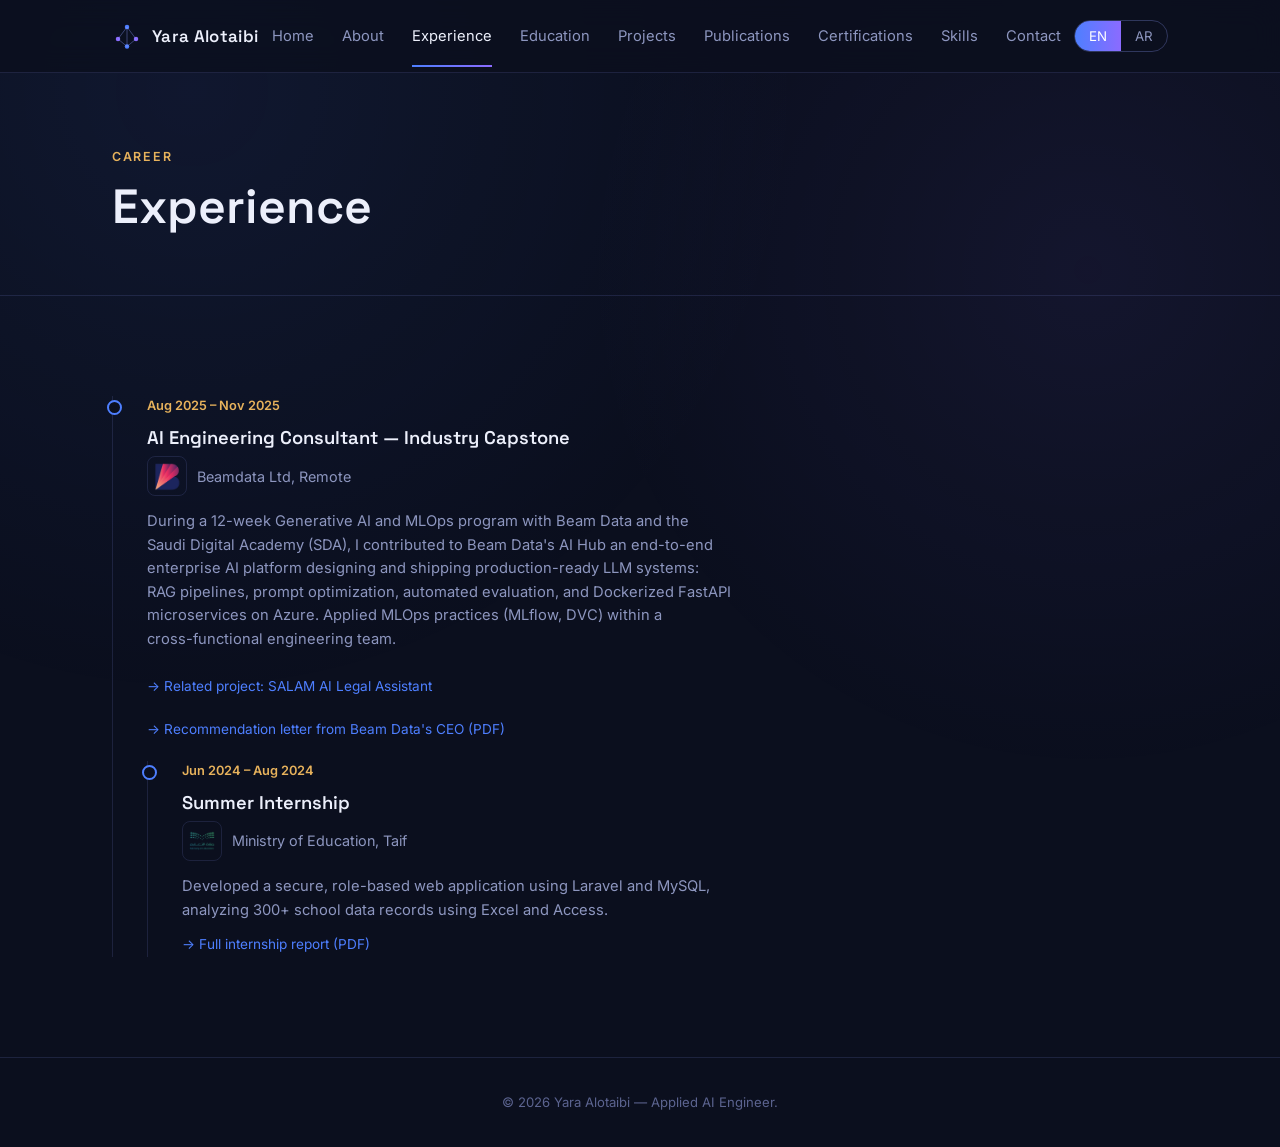
<file: experience.html>
<!DOCTYPE html>
<html lang="en" dir="ltr">
<head>
  <meta charset="UTF-8">
  <meta name="viewport" content="width=device-width, initial-scale=1.0">
  <title>Experience — Yara Alotaibi</title>
  <meta name="description" content="Work experience: AI Engineering Consultant at Beam Data / Saudi Digital Academy, and a Summer Internship at the Ministry of Education.">

  <link rel="preconnect" href="https://fonts.googleapis.com">
  <link href="https://fonts.googleapis.com/css2?family=Space+Grotesk:wght@500;600;700&family=Inter:wght@400;500;600&family=Tajawal:wght@400;500;700&display=swap" rel="stylesheet">

  <link rel="stylesheet" href="css/style.css">
  <link rel="icon" type="image/svg+xml" href="assets/favicon.svg">
</head>
<body class="lang-en">

  <!-- NAVIGATION  -->
  <nav class="site-nav">
    <div class="container">
      <a href="index.html" class="nav-mark">
        <svg viewBox="0 0 40 40" fill="none" xmlns="http://www.w3.org/2000/svg">
          <circle cx="20" cy="8" r="3" fill="#4E7FFF"/>
          <circle cx="8" cy="24" r="3" fill="#8B6BFF"/>
          <circle cx="32" cy="24" r="3" fill="#8B6BFF"/>
          <circle cx="20" cy="34" r="3" fill="#4E7FFF"/>
          <path d="M20 8L8 24M20 8L32 24M8 24L20 34M32 24L20 34M20 8L20 34" stroke="#8B9EFF" stroke-opacity="0.5" stroke-width="1"/>
        </svg>
        <span>Yara Alotaibi</span>
      </a>

      <ul class="nav-links" id="navLinks">
        <li><a href="index.html"><span class="lang-en">Home</span><span class="lang-ar">الرئيسية</span></a></li>
        <li><a href="about.html"><span class="lang-en">About</span><span class="lang-ar">نبذة</span></a></li>
        <li><a href="experience.html" class="active"><span class="lang-en">Experience</span><span class="lang-ar">الخبرات</span></a></li>
        <li><a href="education.html"><span class="lang-en">Education</span><span class="lang-ar">التعليم</span></a></li>
        <li><a href="projects.html"><span class="lang-en">Projects</span><span class="lang-ar">المشاريع</span></a></li>
        <li><a href="publications.html"><span class="lang-en">Publications</span><span class="lang-ar">الأبحاث</span></a></li>
        <li><a href="certifications.html"><span class="lang-en">Certifications</span><span class="lang-ar">الشهادات</span></a></li>
        <li><a href="skills.html"><span class="lang-en">Skills</span><span class="lang-ar">المهارات</span></a></li>
        <li><a href="contact.html"><span class="lang-en">Contact</span><span class="lang-ar">التواصل</span></a></li>
      </ul>

      <div class="nav-right">
        <div class="lang-toggle">
          <button type="button" data-lang="en" class="active">EN</button>
          <button type="button" data-lang="ar">AR</button>
        </div>
        <button class="nav-toggle-btn" id="navToggleBtn" aria-label="Toggle navigation menu">☰</button>
      </div>
    </div>
  </nav>

  <!-- PAGE HEADER -->
  <header class="page-header">
    <div class="container">
      <span class="eyebrow lang-en">Career</span>
      <span class="eyebrow lang-ar">المسيرة المهنية</span>
      <h1><span class="lang-en">Experience</span><span class="lang-ar">الخبرات</span></h1>
    </div>
  </header>

  <!-- =====================================================================
       TIMELINE 
       ===================================================================== -->
  <section class="section">
    <div class="container">
      <div class="timeline">

        <!-- ============ Experience #1: Beam Data / SDA capstone ============ -->
        <div class="timeline-item" data-animate>
          <span class="date">Aug 2025 &ndash; Nov 2025</span>
          <h3>
            <span class="lang-en">AI Engineering Consultant &mdash; Industry Capstone</span>
            <span class="lang-ar">استشارية هندسة ذكاء اصطناعي &mdash; مشروع التخرج الختامي</span>
          </h3>
          
          <div class="org-row">
         <img src="assets/logos/Beam.png" alt="Beam Data logo" class="org-logo">
         <span class="org">
        <span class="lang-en">Beamdata Ltd, Remote</span>
         <span class="lang-ar">Beamdata Ltd, عن بُعد</span>
        </span>
         </div>
          </span>
           
     <p class="lang-en block" style="color:var(--text-dim); font-size:0.92rem; text-align:justify;">
  During a 12-week Generative AI and MLOps program with Beam Data and the<br>
  Saudi Digital Academy (SDA), I contributed to Beam Data's AI Hub an end-to-end<br>
  enterprise AI platform designing and shipping production-ready LLM systems:<br>
  RAG pipelines, prompt optimization, automated evaluation, and Dockerized FastAPI<br>
  microservices on Azure. Applied MLOps practices (MLflow, DVC) within a<br>
  cross-functional engineering team.
</p>

<p class="lang-ar block" dir="rtl" style="color:var(--text-dim); font-size:0.92rem; text-align:justify;">
  خلال برنامج مكثف لمدة ١٢ أسبوعًا في الذكاء الاصطناعي التوليدي وMLOps بالتعاون مع<br>
  Beam Data والأكاديمية السعودية الرقمية (سدا)، ساهمت في منصة AI Hub التابعة لـ Beam<br>
  Data منصة ذكاء اصطناعي متكاملة للمؤسسات  حيث صممت وسلّمت أنظمة LLM<br>
  جاهزة للإنتاج: خطوط RAG، وتحسين البرومبت، وتقييم آلي، وmicroservices مبنية<br>
  على FastAPI ومحزّمة بـ Docker على Azure. طبّقت ممارسات MLOps (MLflow وDVC)<br>
  ضمن فريق هندسي متعدد التخصصات.
</p>

          <!-- links to the detailed project page -->
           <div style="display:flex; flex-direction:column; gap:10px; margin-top:12px;">
          <a href="project-salam.html" class="related-link">
            <span class="lang-en">&rarr; Related project: SALAM AI Legal Assistant</span>
            <span class="lang-ar">&larr; مشروع مرتبط: مساعد سلام القانوني الذكي</span>
          </a>
          <a href="assets/documents/Yara%20Naif%20Alotaibi-%20Support%20Letter.pdf" target="_blank" rel="noopener" class="related-link">
            <span class="lang-en">&rarr; Recommendation letter from Beam Data's CEO (PDF)</span>
            <span class="lang-ar">&larr; خطاب توصية من الرئيس التنفيذي لـ Beam Data (PDF)</span>
          </a>
        </div>

        <!-- ============ Experience #2: Ministry of Education internship ============ -->
        <div class="timeline-item" data-animate>
          <span class="date" style="margin-top:20px; display:block;">Jun 2024 &ndash; Aug 2024</span>
          <h3>
            <span class="lang-en">Summer Internship</span>
            <span class="lang-ar">تدريب صيفي</span>
          </h3>
            <div class="org-row">
            <img src="assets/logos/MOD.png" alt="Ministry of Education logo" class="org-logo">
            <span class="org">
              <span class="lang-en">Ministry of Education, Taif</span>
              <span class="lang-ar">وزارة التعليم، الطائف</span>
            </span>
          </div>
          
          <p class="lang-en block"
        style="color:var(--text-dim); font-size:0.92rem; text-align:justify;">
          Developed a secure, role-based web application using Laravel and MySQL,<br>
          analyzing 300+ school data records using Excel and Access.
         </p>
         <p class="lang-ar block" dir="rtl" style="color:var(--text-dim); font-size:0.92rem; text-align:justify;">
         طوّرت تطبيق ويب آمن قائمًا على الأدوار باستخدام Laravel وMySQL،<br>
         مع تحليل أكثر من ٣٠٠ سجل بيانات مدرسية باستخدام Excel وAccess.
        </p>
          <!-- related-link  -->
           </ul>
          <a href="assets/documents/Summer%20Training%20Program%20at%20the%20Ministry%20of%20Education%20in%20Taif%20Yara%20Naif%20Alotaibi.pdf" target="_blank" rel="noopener" class="related-link">
            <span class="lang-en">&rarr; Full internship report (PDF)</span>
            <span class="lang-ar">&larr; التقرير الكامل للتدريب (PDF)</span>
          </a>
        </div>
        </div>

      </div>
    </div>
  </section>

  <!-- FOOTER -->
  <footer class="site-footer">
    <div class="container">
      <p class="lang-en">© 2026 Yara Alotaibi — Applied AI Engineer.</p>
      <p class="lang-ar">© 2026 يارا العتيبي — مهندسة ذكاء اصطناعي تطبيقي.</p>
    </div>
  </footer>

  <script src="js/language.js"></script>
  <script src="js/animations.js"></script>
  <script src="js/main.js"></script>
</body>
</html>
</file>
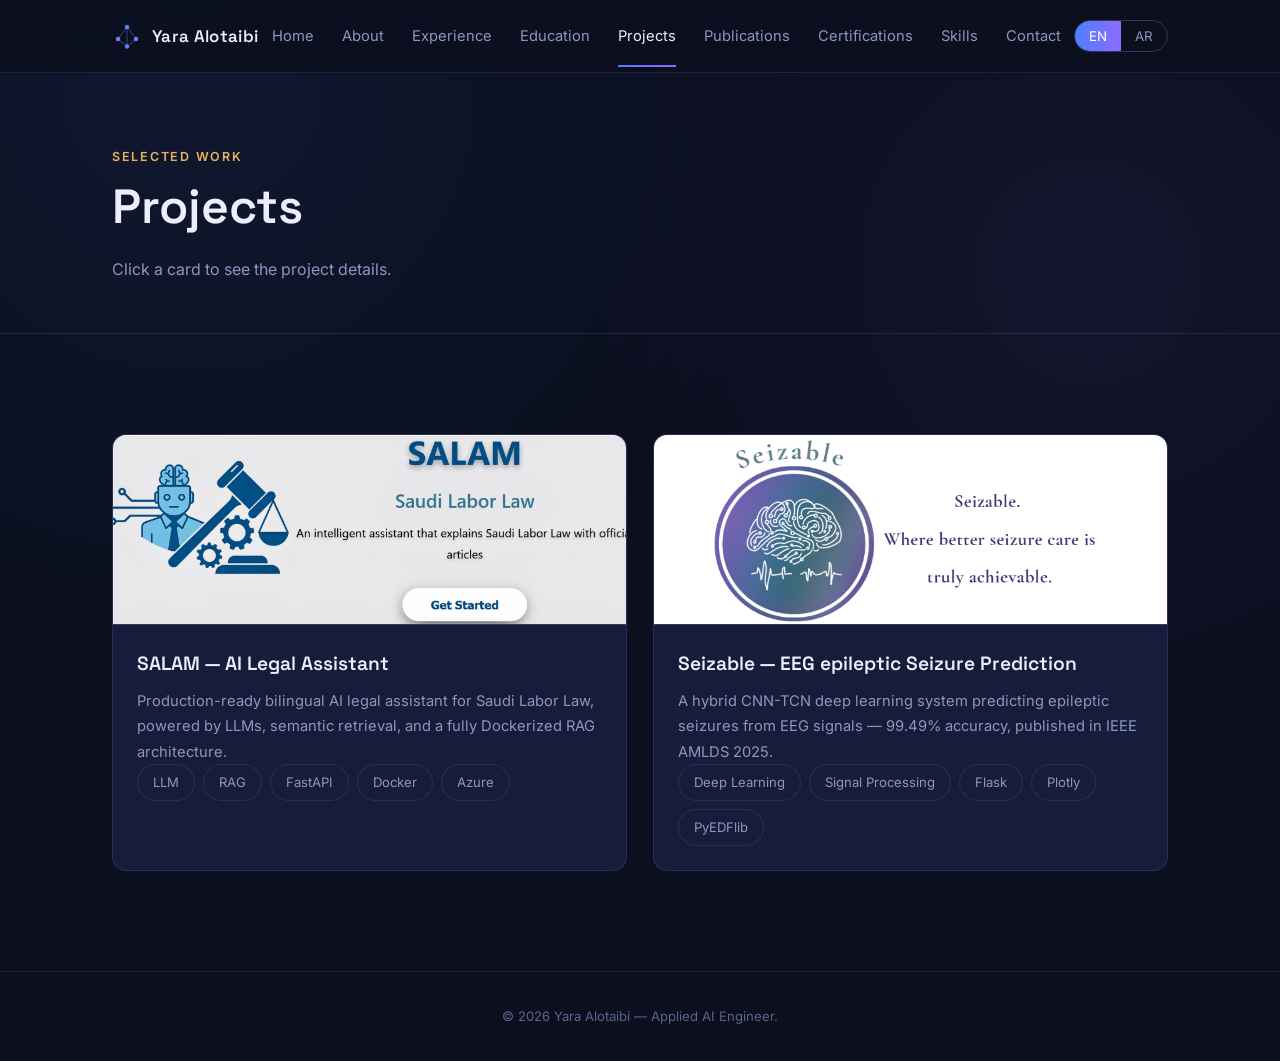
<file: projects.html>
<!DOCTYPE html>
<html lang="en" dir="ltr">
<head>
  <meta charset="UTF-8">
  <meta name="viewport" content="width=device-width, initial-scale=1.0">
  <title>Projects — Yara Alotaibi</title>
  <meta name="description" content="SALAM: a bilingual RAG legal assistant. Seizable: an IEEE-published EEG seizure prediction system.">

  <link rel="preconnect" href="https://fonts.googleapis.com">
  <link href="https://fonts.googleapis.com/css2?family=Space+Grotesk:wght@500;600;700&family=Inter:wght@400;500;600&family=Tajawal:wght@400;500;700&display=swap" rel="stylesheet">

  <link rel="stylesheet" href="css/style.css">
  <link rel="icon" type="image/svg+xml" href="assets/favicon.svg">
</head>
<body class="lang-en">

  <!-- NAVIGATION -->
  <nav class="site-nav">
    <div class="container">
      <a href="index.html" class="nav-mark">
        <svg viewBox="0 0 40 40" fill="none" xmlns="http://www.w3.org/2000/svg">
          <circle cx="20" cy="8" r="3" fill="#4E7FFF"/>
          <circle cx="8" cy="24" r="3" fill="#8B6BFF"/>
          <circle cx="32" cy="24" r="3" fill="#8B6BFF"/>
          <circle cx="20" cy="34" r="3" fill="#4E7FFF"/>
          <path d="M20 8L8 24M20 8L32 24M8 24L20 34M32 24L20 34M20 8L20 34" stroke="#8B9EFF" stroke-opacity="0.5" stroke-width="1"/>
        </svg>
        <span>Yara Alotaibi</span>
      </a>

      <ul class="nav-links" id="navLinks">
        <li><a href="index.html"><span class="lang-en">Home</span><span class="lang-ar">الرئيسية</span></a></li>
        <li><a href="about.html"><span class="lang-en">About</span><span class="lang-ar">نبذة</span></a></li>
        <li><a href="experience.html"><span class="lang-en">Experience</span><span class="lang-ar">الخبرات</span></a></li>
        <li><a href="education.html"><span class="lang-en">Education</span><span class="lang-ar">التعليم</span></a></li>
        <li><a href="projects.html" class="active"><span class="lang-en">Projects</span><span class="lang-ar">المشاريع</span></a></li>
        <li><a href="publications.html"><span class="lang-en">Publications</span><span class="lang-ar">الأبحاث</span></a></li>
        <li><a href="certifications.html"><span class="lang-en">Certifications</span><span class="lang-ar">الشهادات</span></a></li>
        <li><a href="skills.html"><span class="lang-en">Skills</span><span class="lang-ar">المهارات</span></a></li>
        <li><a href="contact.html"><span class="lang-en">Contact</span><span class="lang-ar">التواصل</span></a></li>
      </ul>

      <div class="nav-right">
        <div class="lang-toggle">
          <button type="button" data-lang="en" class="active">EN</button>
          <button type="button" data-lang="ar">AR</button>
        </div>
        <button class="nav-toggle-btn" id="navToggleBtn" aria-label="Toggle navigation menu">☰</button>
      </div>
    </div>
  </nav>

  <!-- PAGE HEADER -->
  <header class="page-header">
    <div class="container">
      <span class="eyebrow lang-en">Selected Work</span>
      <span class="eyebrow lang-ar">أعمال مختارة</span>
      <h1><span class="lang-en">Projects</span><span class="lang-ar">المشاريع</span></h1>
      <p>
        <span class="lang-en">Click a card to see the project details.</span>
        <span class="lang-ar">اضغط على أي بطاقة لمشاهدة تفاصيل المشروع .</span>
      </p>
    </div>
  </header>

  <!-- =====================================================================
       PROJECT GRID — each .project-card 
       ===================================================================== -->

  <section class="section">
    <div class="container">
      <div class="grid grid-2">

        <!-- ============ Project card #1: SALAM ============ -->
        <a href="project-salam.html" class="card project-card" data-animate>
          <div class="thumb">
            <img src="assets/projects/Salam%20img.png" alt="SALAM AI Legal Assistant screenshot" style="width:100%; height:100%; object-fit:cover;">
          </div>
          <div class="body">
            <h3>SALAM — AI Legal Assistant</h3>
            <p class="lang-en">Production-ready bilingual AI legal assistant for Saudi Labor Law, powered by LLMs, semantic retrieval, and a fully Dockerized RAG architecture.</p>
            <p class="lang-ar">مساعد قانوني ذكي ثنائي اللغة لنظام العمل السعودي، جاهز لبيئات الإنتاج، يعتمد على النماذج اللغوية الكبيرة والاسترجاع الدلالي ومعمارية RAG محزّمة بالكامل باستخدام Docker.</p>
            <div class="tags">
              <span class="chip">LLM</span>
              <span class="chip">RAG</span>
              <span class="chip">FastAPI</span>
              <span class="chip">Docker</span>
              <span class="chip">Azure</span>
            </div>
          </div>
        </a>

        <!-- ============ Project card #2: Seizable ============ -->
        <a href="project-seizable.html" class="card project-card" data-animate>
          
          <div class="thumb">
            <img src="assets/projects/Seizable%20img.png" alt="Seizable screenshot" style="width:100%; height:100%; object-fit:cover;">
          </div>

          <div class="body">
            <h3>Seizable — EEG epileptic Seizure Prediction</h3>
            <p class="lang-en">A hybrid CNN-TCN deep learning system predicting epileptic seizures from EEG signals — 99.49% accuracy, published in IEEE AMLDS 2025.</p>
            <p class="lang-ar">نظام تعلم عميق هجين (CNN-TCN) للتنبؤ بنوبات الصرع من إشارات EEG — بدقة ٩٩.٤٩٪، ومنشور في مؤتمر IEEE AMLDS 2025.</p>
            <div class="tags">
              <span class="chip">Deep Learning</span>
              <span class="chip">Signal Processing</span>
              <span class="chip">Flask</span>
              <span class="chip">Plotly</span>
              <span class="chip">PyEDFlib</span>
            </div>
          </div>
        </a>

      </div>
    </div>
  </section>

  <!-- FOOTER -->
  <footer class="site-footer">
    <div class="container">
      <p class="lang-en">© 2026 Yara Alotaibi — Applied AI Engineer.</p>
      <p class="lang-ar">© 2026 يارا العتيبي — مهندسة ذكاء اصطناعي تطبيقي.</p>
    </div>
  </footer>

  <script src="js/language.js"></script>
  <script src="js/animations.js"></script>
  <script src="js/main.js"></script>
</body>
</html>
</file>
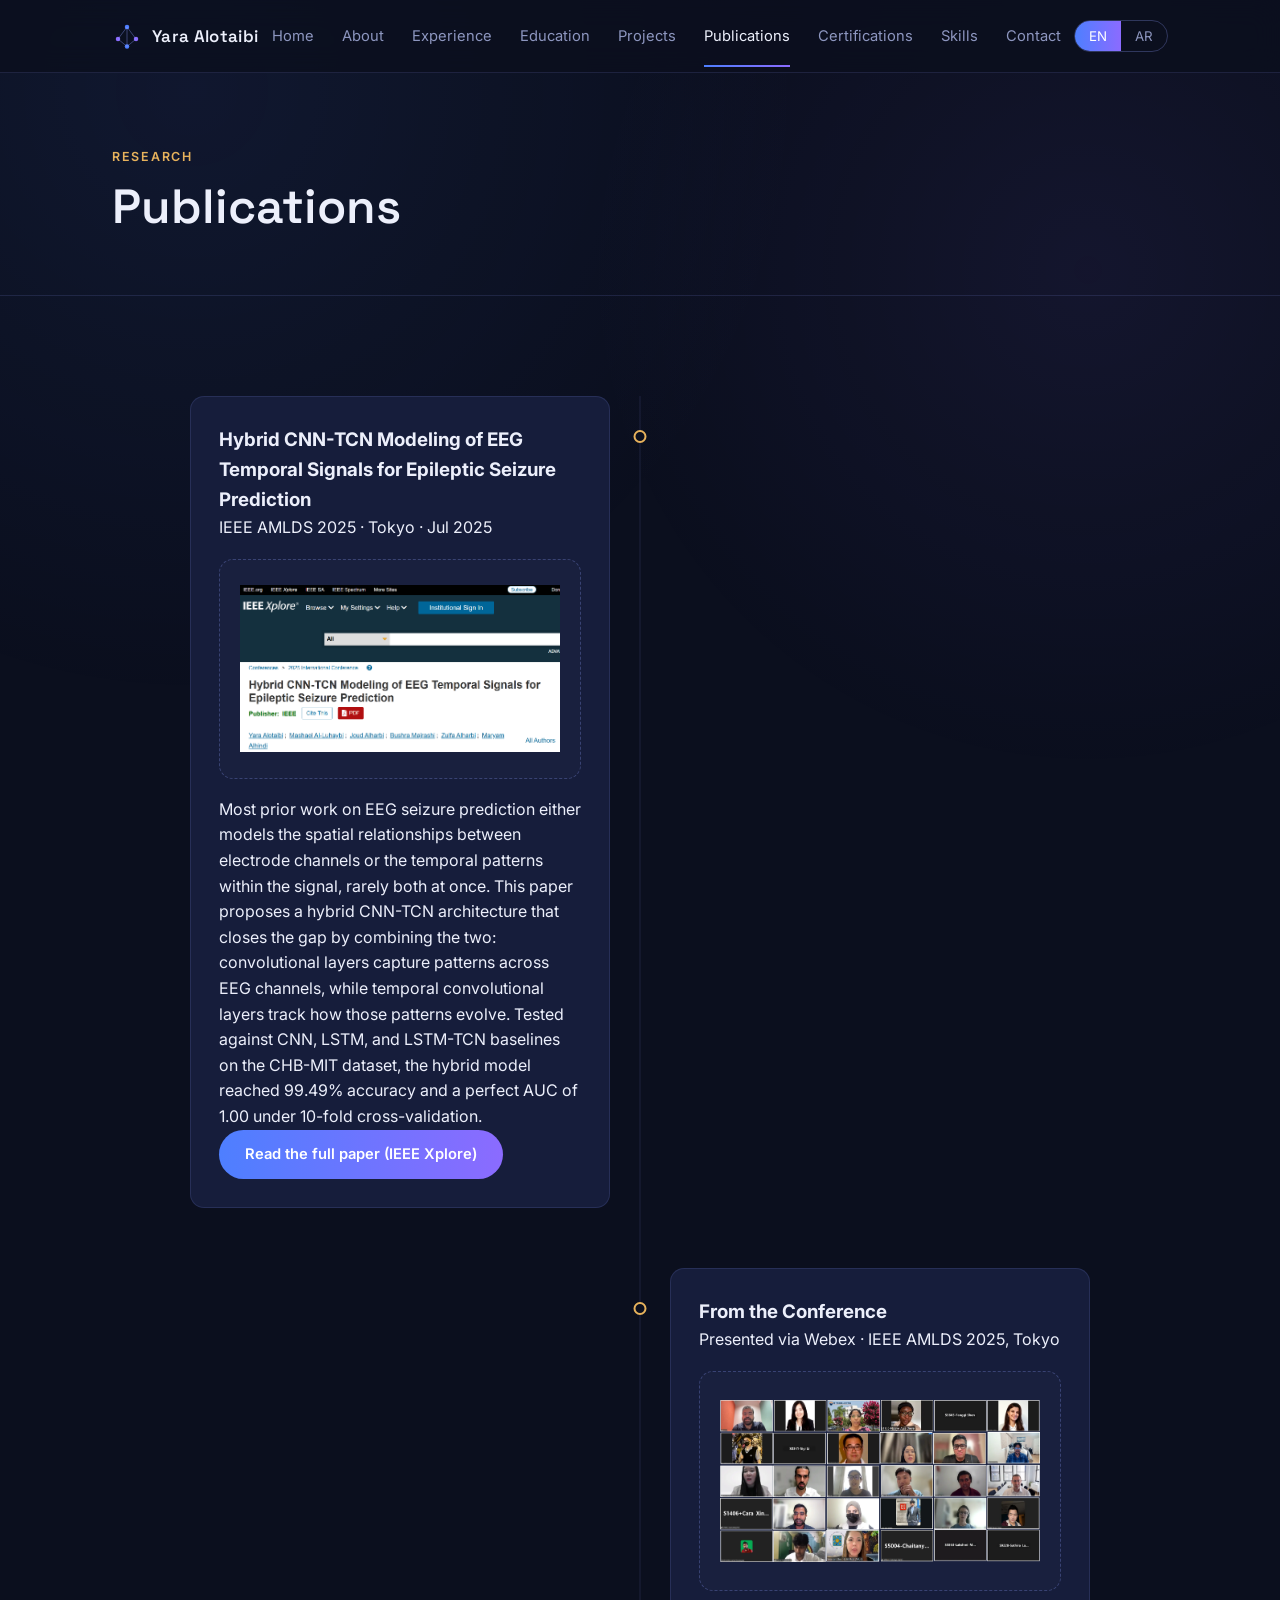
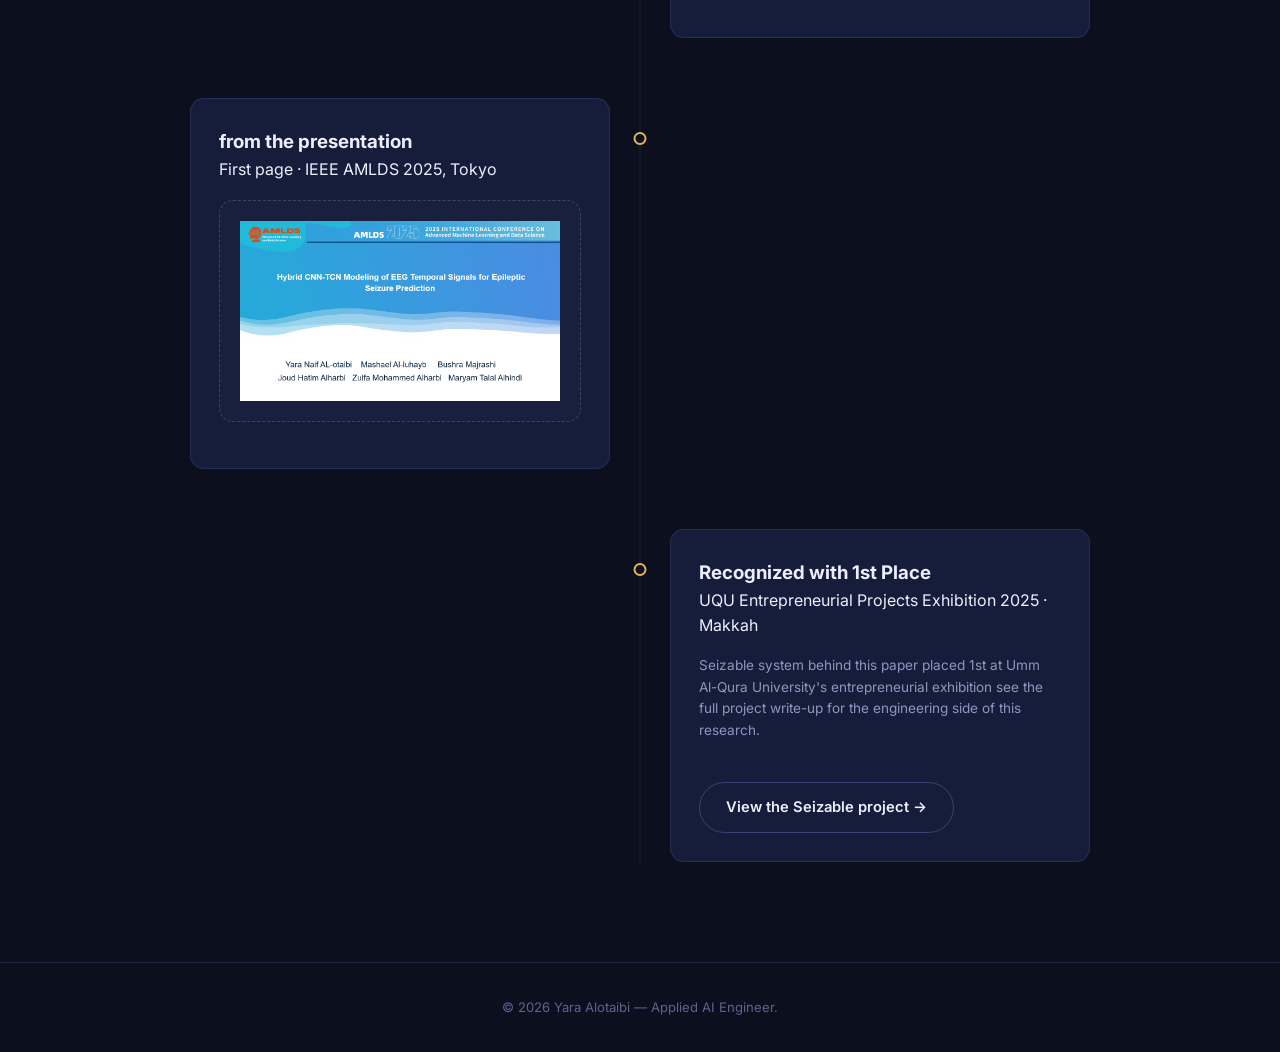
<file: publications.html>
<!DOCTYPE html>
<html lang="en" dir="ltr">
<head>
  <meta charset="UTF-8">
  <meta name="viewport" content="width=device-width, initial-scale=1.0">
  <title>Publications — Yara Alotaibi</title>
  <meta name="description" content="Hybrid CNN-TCN Modeling of EEG Temporal Signals for Epileptic Seizure Prediction — IEEE AMLDS 2025, Tokyo.">

  <link rel="preconnect" href="https://fonts.googleapis.com">
  <link href="https://fonts.googleapis.com/css2?family=Space+Grotesk:wght@500;600;700&family=Inter:wght@400;500;600&family=Tajawal:wght@400;500;700&display=swap" rel="stylesheet">

  <link rel="stylesheet" href="css/style.css">
  <link rel="icon" type="image/svg+xml" href="assets/favicon.svg">
</head>
<body class="lang-en">

  <!-- NAVIGATION -->
  <nav class="site-nav">
    <div class="container">
      <a href="index.html" class="nav-mark">
        <svg viewBox="0 0 40 40" fill="none" xmlns="http://www.w3.org/2000/svg">
          <circle cx="20" cy="8" r="3" fill="#4E7FFF"/>
          <circle cx="8" cy="24" r="3" fill="#8B6BFF"/>
          <circle cx="32" cy="24" r="3" fill="#8B6BFF"/>
          <circle cx="20" cy="34" r="3" fill="#4E7FFF"/>
          <path d="M20 8L8 24M20 8L32 24M8 24L20 34M32 24L20 34M20 8L20 34" stroke="#8B9EFF" stroke-opacity="0.5" stroke-width="1"/>
        </svg>
        <span>Yara Alotaibi</span>
      </a>

      <ul class="nav-links" id="navLinks">
        <li><a href="index.html"><span class="lang-en">Home</span><span class="lang-ar">الرئيسية</span></a></li>
        <li><a href="about.html"><span class="lang-en">About</span><span class="lang-ar">نبذة</span></a></li>
        <li><a href="experience.html"><span class="lang-en">Experience</span><span class="lang-ar">الخبرات</span></a></li>
        <li><a href="education.html"><span class="lang-en">Education</span><span class="lang-ar">التعليم</span></a></li>
        <li><a href="projects.html"><span class="lang-en">Projects</span><span class="lang-ar">المشاريع</span></a></li>
        <li><a href="publications.html" class="active"><span class="lang-en">Publications</span><span class="lang-ar">الأبحاث</span></a></li>
        <li><a href="certifications.html"><span class="lang-en">Certifications</span><span class="lang-ar">الشهادات</span></a></li>
        <li><a href="skills.html"><span class="lang-en">Skills</span><span class="lang-ar">المهارات</span></a></li>
        <li><a href="contact.html"><span class="lang-en">Contact</span><span class="lang-ar">التواصل</span></a></li>
      </ul>

      <div class="nav-right">
        <div class="lang-toggle">
          <button type="button" data-lang="en" class="active">EN</button>
          <button type="button" data-lang="ar">AR</button>
        </div>
        <button class="nav-toggle-btn" id="navToggleBtn" aria-label="Toggle navigation menu">☰</button>
      </div>
    </div>
  </nav>

  <!-- PAGE HEADER -->
  <header class="page-header">
    <div class="container">
      <span class="eyebrow lang-en">Research</span>
      <span class="eyebrow lang-ar">البحث العلمي</span>
      <h1><span class="lang-en">Publications</span><span class="lang-ar">الأبحاث المنشورة</span></h1>
    </div>
  </header>

  <!-- =====================================================================
       PUBLICATION CARD
       ===================================================================== -->

   <section class="section">
    <div class="container">
      <div class="pub-zigzag">

        <!-- ============ card 1: the paper  ============ -->
        <div class="zigzag-item" data-animate>
          <span class="dot"></span>
          <div class="card pub-card">

            <h3>Hybrid CNN-TCN Modeling of EEG Temporal Signals for Epileptic Seizure Prediction</h3>
            <span class="meta">IEEE AMLDS 2025 &middot; Tokyo &middot; Jul 2025</span>

            <!--img. -->
            <div class="media-placeholder" style="margin:18px 0;">
              <img src="assets/publications/ieee-paper-cover.png" alt="IEEE AMLDS 2025 conference paper cover page titled Hybrid CNN-TCN Modeling of EEG Temporal Signals for Epileptic Seizure Prediction, presented in Tokyo, July 2025, authored by Yara Alotaibi" style="width:100%;">
            </div>

          
            <!-- abstract -->
            <p class="abstract lang-en block">
              Most prior work on EEG seizure prediction either models the spatial relationships between electrode channels or the temporal patterns within the signal, rarely both at once. This paper proposes a hybrid CNN-TCN architecture that closes the gap by combining the two: convolutional layers capture patterns across EEG channels, while temporal convolutional layers track how those patterns evolve. Tested against CNN, LSTM, and LSTM-TCN baselines on the CHB-MIT dataset, the hybrid model reached 99.49% accuracy and a perfect AUC of 1.00 under 10-fold cross-validation.
            </p>
            <p class="abstract lang-ar block">
              معظم الدراسات السابقة حول التنبؤ بنوبات الصرع باستخدام تخطيط كهربية الدماغ (EEG) تركز إما على نمذجة العلاقات المكانية بين قنوات الأقطاب الكهربائية أو الأنماط الزمنية داخل الإشارة، ونادرًا ما تجمع بينهما. تقترح هذه الورقة البحثية بنية هجينة تجمع بين الشبكات العصبية الالتفافية (CNN) والشبكات العصبية الزمنية الالتفافية (TCN) لسد هذه الفجوة: حيث تقوم الطبقات الالتفافية بالتقاط الأنماط عبر قنوات تخطيط كهربية الدماغ، بينما تتعقب الطبقات الزمنية الالتفافية كيفية تطور هذه الأنماط. عند اختبار النموذج الهجين على مجموعة بيانات CHB-MIT ومقارنته بنماذج CNN وLSTM وLSTM-TCN الأساسية، حقق دقة بلغت 99.49% ومساحة مثالية تحت المنحنى (AUC) قدرها 1.00 باستخدام التحقق المتقاطع بعشر طيات.
            </p>

            <a href="https://ieeexplore.ieee.org/document/11159432" target="_blank" rel="noopener" class="btn btn-primary">
              <span class="lang-en">Read the full paper (IEEE Xplore)</span>
              <span class="lang-ar">اقرأ البحث كاملاً (IEEE Xplore)</span>
            </a>

            
          </div>
        </div>

        <!-- ============ card 2: from the conference ============ -->
        <div class="zigzag-item" data-animate>
          <span class="dot"></span>
          <div class="card pub-card">
            <h3>
              <span class="lang-en">From the Conference</span>
              <span class="lang-ar">من المؤتمر</span>
            </h3>
            <span class="meta">
              <span class="lang-en">Presented via Webex &middot; IEEE AMLDS 2025, Tokyo</span>
              <span class="lang-ar">قُدّم عبر Webex &middot; مؤتمر IEEE AMLDS 2025، طوكيو</span>
            </span>

            <!-- img  -->
            <div class="media-placeholder" style="margin:18px 0;">
            <img src="assets/publications/Group.webp" alt="Research team presenting the paper remotely via Webex at IEEE AMLDS 2025" style="width:100%;">            </div>

            <p style="font-size:0.85rem; color:var(--text-dim);">
            </p>
          </div>
        </div>

        <!-- ============ card 3: from the presentation ============ -->
        <div class="zigzag-item" data-animate>
          <span class="dot"></span>
          <div class="card pub-card">
            <h3>
              <span class="lang-en">from the presentation</span>
              <span class="lang-ar">من العرض التقديمي</span>
            </h3>
            <span class="meta">
              <span class="lang-en">First page &middot; IEEE AMLDS 2025, Tokyo</span>
              <span class="lang-ar">الصفحة الأولى &middot; مؤتمر IEEE AMLDS 2025، طوكيو</span>
            </span>

            <!-- img  -->
            <div class="media-placeholder" style="margin:18px 0;">
            <img src="assets/publications/First-Page.png" alt="First page of the presentation at IEEE AMLDS 2025" style="width:100%;">            </div>

            <p style="font-size:0.85rem; color:var(--text-dim);">
            </p>
          </div>
        </div>


          <!-- ============ card 3:closes the story loop with Seizable ============ -->
        <div class="zigzag-item" data-animate>
          <span class="dot"></span>
          <div class="card pub-card">
            <h3>
              <span class="lang-en">Recognized with 1st Place</span>
              <span class="lang-ar">حاز على المركز الأول</span>
            </h3>
            <span class="meta">
              <span class="lang-en">UQU Entrepreneurial Projects Exhibition 2025 &middot; Makkah</span>
              <span class="lang-ar">معرض المشاريع الريادية بجامعة أم القرى ٢٠٢٥ &middot; مكة المكرمة</span>
            </span>

            <p style="font-size:0.85rem; color:var(--text-dim); margin-top:16px;">
              <span class="lang-en"> Seizable system behind this paper placed 1st at Umm Al-Qura University's entrepreneurial exhibition see the full project write-up for the engineering side of this research.</span>
              <span class="lang-ar"> نظام Seizable وراء هذا البحث حصل على المركز الأول بمعرض جامعة أم القرى الريادي اذهب للصفحة المشروع لرؤية الجانب الهندسي الكامل من البحث.</span>
            </p>

            <a href="project-seizable.html" class="btn btn-ghost mt-40">
              <span class="lang-en">View the Seizable project &rarr;</span>
              <span class="lang-ar">شاهد مشروع Seizable &larr;</span>
            </a>
          </div>
        </div>

      </div>
    </div>
  </section>

  <!-- FOOTER -->
  <footer class="site-footer">
    <div class="container">
      <p class="lang-en">© 2026 Yara Alotaibi — Applied AI Engineer.</p>
      <p class="lang-ar">© 2026 يارا العتيبي — مهندسة ذكاء اصطناعي تطبيقي.</p>
    </div>
  </footer>

  <script src="js/language.js"></script>
  <script src="js/animations.js"></script>
  <script src="js/main.js"></script>
</body>
</html>
</file>
<file: css/style.css>
/* =========================================================
   Yara Alotaibi — AI Engineer Portfolio
   Design tokens
   ========================================================= */
:root{
  --bg:            #0B0F1E;
  --bg-alt:        #10152C;
  --surface:       #161D3B;
  --surface-hover: #1C2448;
  --border:        rgba(140,158,255,0.14);
  --border-strong: rgba(140,158,255,0.28);
  --text:          #ECEFFB;
  --text-dim:      #8D96BF;
  --text-faint:    #5C6490;
  --blue:          #4E7FFF;
  --violet:        #8B6BFF;
  --gold:          #E7B25C;

  --font-display-en: 'Space Grotesk', sans-serif;
  --font-body-en:     'Inter', sans-serif;
  --font-ar:          'Tajawal', sans-serif;

  --radius: 14px;
  --radius-sm: 8px;
  --container: 1120px;
}

*{ box-sizing: border-box; margin:0; padding:0; }

html{ scroll-behavior: smooth; }

body{
  background: var(--bg);
  color: var(--text);
  font-family: var(--font-body-en);
  line-height: 1.6;
  min-height: 100vh;
  overflow-x: hidden;
}

body[dir="rtl"], body.lang-ar{
  font-family: var(--font-ar);
}

/* subtle grid texture on the whole site */
body::before{
  content:"";
  position: fixed; inset:0;
  background-image:
    radial-gradient(circle at 15% 10%, rgba(78,127,255,0.08), transparent 45%),
    radial-gradient(circle at 85% 30%, rgba(139,107,255,0.07), transparent 40%);
  pointer-events: none;
  z-index: 0;
}

a{ color: inherit; text-decoration: none; }
ul{ list-style: none; }
img{ max-width:100%; display:block; }

.container{
  max-width: var(--container);
  margin: 0 auto;
  padding: 0 32px;
}

/* language visibility ----------------------------------
   track the active language, and a bare selector would match body
   too, setting the whole page to display:none. */
body .lang-en, body .lang-ar{ display:none; }
body.lang-en .lang-en{ display: initial; }
body.lang-ar .lang-ar{ display: initial; }
body.lang-en .lang-en.block,
body.lang-ar .lang-ar.block{ display:block; }
body.lang-en .lang-en.flex,
body.lang-ar .lang-ar.flex{ display:flex; }

body.lang-ar{ direction: rtl; }
body.lang-en{ direction: ltr; }

/* =========================================================
   Nav
   ========================================================= */
.site-nav{
  position: sticky; top:0; z-index: 100;
  background: rgba(11,15,30,0.82);
  backdrop-filter: blur(14px);
  border-bottom: 1px solid var(--border);
}
.site-nav .container{
  display:flex; align-items:center; justify-content:space-between;
  height: 72px;
}
.nav-mark{
  display:flex; align-items:center; gap:10px;
  font-family: var(--font-display-en);
  font-weight:600; font-size:1.05rem; letter-spacing:0.02em;
}
.nav-mark svg{ width:30px; height:30px; }
.nav-links{
  display:flex; gap:28px; align-items:center;
}
.nav-links a{
  font-size:0.92rem; color: var(--text-dim);
  transition: color .2s ease;
  position:relative;
}
.nav-links a:hover, .nav-links a.active{ color: var(--text); }
.nav-links a.active::after{
  content:""; position:absolute; left:0; right:0; bottom:-22px;
  height:2px; background: linear-gradient(90deg,var(--blue),var(--violet));
}
.lang-toggle{
  display:flex; border:1px solid var(--border-strong); border-radius: 999px;
  overflow:hidden; font-size:0.8rem;
}
.lang-toggle button{
  background:none; border:none; color:var(--text-dim);
  padding:7px 14px; cursor:pointer; font-family: inherit;
  transition: all .2s ease;
}
.lang-toggle button.active{
  background: linear-gradient(90deg,var(--blue),var(--violet));
  color:#fff;
}
.nav-toggle-btn{ display:none; background:none;border:none;color:var(--text); font-size:1.5rem; cursor:pointer; }

/* groups the language toggle + mobile hamburger together on the right side
   of the nav bar */
.nav-right{ display:flex; align-items:center; gap:16px; }

@media(max-width:820px){
  .nav-links{
    position:fixed; top:72px; left:0; right:0;
    background: var(--bg-alt); border-bottom:1px solid var(--border);
    flex-direction:column; padding:20px 32px; gap:18px;
    transform: translateY(-150%); transition: transform .25s ease;
  }
  .nav-links.open{ transform: translateY(0); }
  .nav-toggle-btn{ display:block; }
}

/* =========================================================
   Buttons / chips
   ========================================================= */
.btn{
  display:inline-flex; align-items:center; gap:8px;
  padding: 13px 26px; border-radius: 999px;
  font-size:0.92rem; font-weight:600;
  border:1px solid var(--border-strong);
  transition: all .2s ease;
  cursor:pointer;
}
.btn-primary{
  background: linear-gradient(90deg,var(--blue),var(--violet));
  border:none; color:#fff;
}
.btn-primary:hover{ filter:brightness(1.1); transform: translateY(-1px); }
.btn-ghost{ background: transparent; color: var(--text); }
.btn-ghost:hover{ border-color: var(--gold); color: var(--gold); }

.chip{
  display:inline-block; padding:7px 15px; border-radius:999px;
  background: var(--surface); border:1px solid var(--border);
  font-size:0.82rem; color: var(--text-dim);
}

.eyebrow{
  font-size:0.78rem; letter-spacing:0.14em; text-transform:uppercase;
  color: var(--gold); font-weight:600; margin-bottom:14px; display:block;
}

/* =========================================================
   Hero (index)
   ========================================================= */
.hero{
  position:relative;
  min-height: 92vh;
  display:flex; align-items:center;
  padding: 60px 0;
  overflow:hidden;
}
#neuro-canvas{
  position:absolute; inset:0; z-index:0;
  width:100%; height:100%;
}
.hero-content{
  position:relative; z-index:2;
  max-width: 720px;
}
.hero h1{
  font-family: var(--font-display-en);
  font-size: clamp(2.6rem, 6vw, 4.4rem);
  font-weight:600; line-height:1.05; letter-spacing:-0.01em;
  margin-bottom: 18px;
}
body.lang-ar .hero h1{ font-family: var(--font-ar); font-weight:700; }
.hero h1 .accent{
  background: linear-gradient(90deg,var(--blue),var(--violet));
  -webkit-background-clip:text; background-clip:text; color:transparent;
}
.hero .sub{
  font-size:1.05rem; color: var(--text-dim); margin-bottom:30px; max-width:560px;
}
.hero .roles{
  display:flex; flex-wrap:wrap; gap:10px; margin-bottom:38px;
}
.hero-actions{ display:flex; gap:14px; flex-wrap:wrap; }

.identity-layout{ display:block; }
#identity-canvas{ display:none; }
@media(min-width:1050px){
  .identity-layout{ display:flex; align-items:center; gap:48px; }
  #identity-canvas{
    display:block; flex-shrink:0;
    width:380px; height:270px;
  }
  .identity-layout .hero-content{ flex:1; min-width:0; max-width:600px; }
}

.scroll-hint{
  position:absolute; bottom:36px; left:32px; z-index:2;
  font-size:0.78rem; color:var(--text-faint);
  display:flex; align-items:center; gap:8px;
}
body.lang-ar .scroll-hint{ left:auto; right:32px; }
.scroll-hint .line{
  width:1px; height:30px; background: linear-gradient(var(--blue),transparent);
  display:block;
}

/* =========================================================
   Sections
   ========================================================= */
.section{ padding: 100px 0; position:relative; z-index:1; }
.section-head{ max-width: 640px; margin-bottom: 56px; }
.section-head h2{
  font-family: var(--font-display-en);
  font-size: clamp(1.8rem,3.4vw,2.6rem);
  font-weight:600; margin-bottom:14px;
}
body.lang-ar .section-head h2{ font-family: var(--font-ar); font-weight:700; }
.section-head p{ color: var(--text-dim); }
.section-alt{ background: var(--bg-alt); }

/* =========================================================
   Page header (inner pages)
   ========================================================= */
.page-header{
  padding: 70px 0 50px;
  border-bottom:1px solid var(--border);
  position:relative; overflow:hidden;
}
.page-header h1{
  font-family: var(--font-display-en);
  font-size: clamp(2rem,4vw,3rem);
  font-weight:600;
}
body.lang-ar .page-header h1{ font-family: var(--font-ar); font-weight:700; }
.page-header p{ color: var(--text-dim); margin-top:12px; max-width:600px; }

/* =========================================================
   Cards — projects / grid
   ========================================================= */
.grid{ display:grid; gap:26px; }
.grid-2{ grid-template-columns: repeat(2,1fr); }
.grid-3{ grid-template-columns: repeat(3,1fr); }
@media(max-width:820px){ .grid-2,.grid-3{ grid-template-columns:1fr; } }

.card{
  background: var(--surface);
  border:1px solid var(--border);
  border-radius: var(--radius);
  padding: 28px;
  transition: border-color .2s ease, transform .2s ease;
}
.card:hover{ border-color: var(--border-strong); transform: translateY(-3px); }

.project-card{
  display:block; overflow:hidden; padding:0;
}
.project-card .thumb{
  height: 190px;
  background: linear-gradient(135deg, rgba(78,127,255,0.18), rgba(139,107,255,0.14));
  display:flex; align-items:center; justify-content:center;
  border-bottom:1px solid var(--border);
  position:relative;
}
.project-card .thumb .placeholder-label{
  font-size:0.78rem; color: var(--text-faint); border:1px dashed var(--border-strong);
  padding:8px 14px; border-radius:8px;
}
.project-card .body{ padding:24px; }
.project-card h3{
  font-family: var(--font-display-en); font-weight:600; font-size:1.2rem; margin-bottom:8px;
}
body.lang-ar .project-card h3{ font-family: var(--font-ar); font-weight:700; }
.project-card p{ color: var(--text-dim); font-size:0.92rem; margin-bottom:16px; }
.project-card .tags{ display:flex; flex-wrap:wrap; gap:8px; }

/* image / media placeholders you will replace later */
.media-placeholder{
  border:1.5px dashed var(--border-strong);
  border-radius: var(--radius);
  min-height: 220px;
  display:flex; align-items:center; justify-content:center;
  flex-direction:column; gap:8px;
  color: var(--text-faint); font-size:0.85rem;
  background: rgba(255,255,255,0.015);
  text-align:center; padding:20px;
}

/* =========================================================
   Timeline — experience / education
   ========================================================= */
.timeline{ display:flex; flex-direction:column; gap:0; }
.timeline-item{
  position:relative;
  padding: 0 0 46px 34px;
  border-left: 1px solid var(--border);
}
body.lang-ar .timeline-item{ border-left:none; border-right:1px solid var(--border); padding:0 34px 46px 0; }
.timeline-item:last-child{ padding-bottom:0; }


.timeline-item::before{
  content:""; position:absolute; left:-6px; top:4px;
  width:11px; height:11px; border-radius:50%;
  background: var(--bg); border:2px solid var(--blue);
}
body.lang-ar .timeline-item::before{ left:auto; right:-6px; }
.timeline-item .date{ font-size:0.8rem; color: var(--gold); font-weight:600; margin-bottom:6px; display:block; }

.timeline-item h3{ font-family: var(--font-display-en); font-size:1.15rem; font-weight:600; margin-bottom:4px; }
body.lang-ar .timeline-item h3{ font-family: var(--font-ar); font-weight:700; }
.timeline-item .org{ color: var(--text-dim); font-size:0.9rem; margin-bottom:14px; display:block; }

/* 
   Timeline logo */
.org-row{ display:flex; align-items:center; gap:10px; margin-bottom:14px; }
.org-row .org{ margin-bottom:0; }
.org-logo{
  width:40px; height:40px; flex-shrink:0; object-fit:contain;
  background:#ffffff00; border-radius:8px; border:1px solid var(--border); padding:4px;
}


.timeline-item ul{ display:flex; flex-direction:column; gap:8px; }
.timeline-item li{
  color: var(--text-dim); font-size:0.92rem; padding-left:18px; position:relative;
}
body.lang-ar .timeline-item li{ padding-left:0; padding-right:18px; }
.timeline-item li::before{
  content:"—"; position:absolute; left:0; color: var(--text-faint);
}
body.lang-ar .timeline-item li::before{ left:auto; right:0; }
.related-link{
  display:inline-flex; align-items:center; gap:6px; margin-top:12px;
  font-size:0.85rem; color: var(--blue);
}
.related-link:hover{ color: var(--gold); }



/* Publications —  zigzag timeline */
.pub-lede{
  font-size:1.05rem; font-weight:500; color: var(--text);
  border-left:3px solid var(--gold); padding-left:18px;
  margin: 4px 0 24px;
}
body.lang-ar .pub-lede{ border-left:none; border-right:3px solid var(--gold); padding-left:0; padding-right:18px; }

/* =========================================================
   Publications zigzag — (paper / conference / recognition)
   ========================================================= */
.pub-zigzag{ position:relative; max-width:900px; margin:0 auto; }
.pub-zigzag::before{
  content:""; position:absolute; left:50%; top:0; bottom:0;
  width:1px; background: var(--border); transform:translateX(-50%);
}
.zigzag-item{ position:relative; display:flex; margin-bottom:60px; }
.zigzag-item:last-child{ margin-bottom:0; }
.zigzag-item .card{ max-width:420px; width:100%; }
.zigzag-item .dot{
  position:absolute; top:34px; left:50%; transform:translateX(-50%);
  width:13px; height:13px; border-radius:50%;
  background: var(--bg); border:2px solid var(--gold); z-index:2;
}
/* odd items sit left of the line, even items sit right of it */
.zigzag-item:nth-child(odd){ justify-content:flex-end; padding-right:calc(50% + 30px); }
.zigzag-item:nth-child(even){ justify-content:flex-start; padding-left:calc(50% + 30px); }
/* mirrored for Arabic: odd goes right, even goes left */
body.lang-ar .zigzag-item:nth-child(odd){ justify-content:flex-start; padding-right:0; padding-left:calc(50% + 30px); }
body.lang-ar .zigzag-item:nth-child(even){ justify-content:flex-end; padding-left:0; padding-right:calc(50% + 30px); }

@media(max-width:820px){
  .pub-zigzag::before{ left:6px; transform:none; }
  .zigzag-item, body.lang-ar .zigzag-item{
    justify-content:flex-start !important;
    padding-left:34px !important; padding-right:0 !important;
  }
  .zigzag-item .dot{ left:6px; transform:none; }
  .zigzag-item .card{ max-width:none; }
}

/* keep Arabic text properly RTL inside each card even though the
   outer zigzag layout is forced ltr for consistent left/right positions */
body.lang-ar .pub-zigzag .card{ direction: rtl; }

@media(max-width:820px){
  .pub-zigzag::before{ left:20px; transform:none; }
  .zigzag-item{ width:100%; float:none; padding-left:44px; margin-bottom:40px; }
  .zigzag-item .dot{ left:14px; right:auto; }
}

/* Skills — ambient background canvas */
.skills-ambient-canvas{
  position: fixed; inset:0; z-index:0;
  width:100%; height:100%;
  opacity:0.28;
  pointer-events:none;
}

/* Skills — real-logo marquee */
.logo-marquee{
  position:relative; overflow:hidden;
  -webkit-mask-image: linear-gradient(90deg, transparent, #000 10%, #000 90%, transparent);
          mask-image: linear-gradient(90deg, transparent, #000 10%, #000 90%, transparent);
}
.logo-marquee{
  position: relative;
  left: 50%;
  right: 50%;
  margin-left: -50vw;
  margin-right: -50vw;
  width: 100vw;
  direction: ltr;
}

.logo-track{
  display:flex; gap:14px; width:max-content; flex-shrink:0;
  animation: marquee-scroll 34s linear infinite;
}
.logo-marquee:hover .logo-track{ animation-play-state: paused; }
body.lang-ar .logo-track{ animation-direction: reverse; }
.logo-pill{
  display:flex; align-items:center; gap:10px; flex:0 0 auto;
  padding:11px 18px; border-radius:999px;
  background: var(--surface); border:1px solid var(--border);
  white-space:nowrap; transition: border-color .2s ease, transform .2s ease;
}
.logo-pill img{ width:22px; height:22px; flex-shrink:0; object-fit:contain; }
.logo-pill:hover{ border-color: var(--border-strong); transform: translateY(-2px); }
.logo-pill svg{ width:22px; height:22px; flex-shrink:0; }
.logo-pill b{ font-weight:600; font-size:0.9rem; color: var(--text); font-family: var(--font-body-en); }
.marquee-caption{
  text-align:center; color: var(--text-faint); font-size:0.82rem; margin-top:18px;
}
@keyframes marquee-scroll{
  from{ transform: translateX(0); }
  to{ transform: translateX(calc(-100% - 14px)); }
}

/* Skills — tag groups */
.skill-group{
  margin-bottom:22px; padding:26px 28px; border-radius: var(--radius);
  background: var(--surface); border:1px solid var(--border);
}
.skill-group h3{
  display:flex; align-items:center; gap:10px;
  font-family: var(--font-display-en); font-size:1rem; font-weight:600;
  color: var(--text); margin-bottom:16px; letter-spacing:0.02em;
}
.skill-group h3 .cat-icon{ width:20px; height:20px; flex-shrink:0; color: var(--blue); }
body.lang-ar .skill-group h3{ font-family: var(--font-ar); font-weight:700; }
.skill-tags{ display:flex; flex-wrap:wrap; gap:10px; }
.skill-tag{
  padding:9px 16px; border-radius:999px; font-size:0.88rem; color: var(--text-dim);
  cursor:default; transition: color .2s ease, background .2s ease, border-color .2s ease;
  border: 1px solid transparent;
  background:
    linear-gradient(var(--bg-alt), var(--bg-alt)) padding-box,
    linear-gradient(var(--border), var(--border)) border-box;
}
.skill-tag:hover{
  color:#fff;
  background:
    linear-gradient(var(--surface-hover), var(--surface-hover)) padding-box,
    linear-gradient(90deg, var(--blue), var(--violet)) border-box;
}

/* =========================================================
   Certifications — 3D coverflow carousel 
   ========================================================= */
.cert-carousel{ max-width:1100px; margin:0 auto; padding:0 32px; }
.cert-stage{
  position:relative;
  width:100%; min-height:360px;
  display:flex; align-items:center; justify-content:center;
  perspective:1400px;
  outline:none;
  overflow:hidden; 
}
/* matches the average aspect ratio across all certificate
   */
.cert-track{ position:relative; width:400px; height:258px; transform-style:preserve-3d; }
.cert-card-3d{
  position:absolute; left:50%; top:50%;
  width:400px; height:258px;
  border-radius: var(--radius);
  overflow:hidden;
  background: var(--surface);
  border:1px solid var(--border);
  cursor:pointer;
}
.cert-card-3d.is-active{
  border:2px solid var(--blue);
  box-shadow: 0 20px 50px rgba(78,127,255,0.35);
  cursor:default;
}
.cert-card-3d img{ width:100%; height:100%; object-fit:contain; display:block; }

.cert-caption{ text-align:center; margin-top:28px; }
.cert-caption strong{
  display:block; font-family: var(--font-display-en); font-size:1.1rem; font-weight:600; color: var(--text);
}
body.lang-ar .cert-caption strong{ font-family: var(--font-ar); font-weight:700; }
.cert-caption span{ display:block; font-size:0.85rem; color: var(--text-dim); margin-top:4px; }

/* "View Credential"*/
.cert-caption .cert-verify{
  display:inline-block; margin-top:10px;
  font-size:0.85rem; font-weight:600; color: var(--blue);
}
.cert-caption .cert-verify:hover{ color: var(--gold); }

body.lang-ar .cert-caption strong{ font-family: var(--font-ar); font-weight:700; }
.cert-caption span{ display:block; font-size:0.85rem; color: var(--text-dim); margin-top:4px; }
.cert-caption a:hover strong{ color: var(--blue); }

.cert-nav{ display:flex; align-items:center; justify-content:center; gap:20px; margin-top:26px; }
.cert-arrow{
  width:40px; height:40px; border-radius:50%;
  background: var(--surface); border:1px solid var(--border-strong); color: var(--text);
  font-size:1.1rem; cursor:pointer; transition: border-color .2s ease, opacity .2s ease;
}
.cert-arrow:hover:not(:disabled){ border-color: var(--blue); }
.cert-arrow:disabled{ opacity:0.3; cursor:default; }
.cert-dots{ display:flex; align-items:center; gap:8px; }
.cert-dot{
  width:8px; height:8px; border-radius:50%; padding:0;
  background: var(--border-strong); border:none; cursor:pointer;
}
.cert-dot.is-active{ background: linear-gradient(90deg,var(--blue),var(--violet)); width:22px; border-radius:999px; }

@media(max-width:600px){
  .cert-stage{ min-height:250px; }
  .cert-track{ width:270px; height:174px; }
  .cert-card-3d{ width:270px; height:174px; }
}

/* =========================================================
   Contact
   ========================================================= */
.contact-links{ display:flex; flex-direction:column; gap:0; margin-top:30px; }
.contact-link{
  display:flex; align-items:center; justify-content:space-between;
  padding: 18px 0; border-bottom:1px solid var(--border);
  font-family: var(--font-display-en); font-size:1.15rem; font-weight:500;
  transition: color .2s ease;
}
body.lang-ar .contact-link{ font-family: var(--font-ar); }
.contact-link:hover{ color: var(--gold); }
.contact-link:hover .contact-icon{ border-color: var(--border-strong); transform: translateY(-2px); }
.contact-link small{ font-family: var(--font-body-en); font-size:0.8rem; color: var(--text-faint); font-weight:400; }
.contact-left{ display:flex; align-items:center; gap:16px; }
.contact-icon{
  display:flex; align-items:center; justify-content:center; flex-shrink:0;
  width:44px; height:44px; border-radius:12px;
  background: var(--bg-alt); border:1px solid var(--border);
  color: var(--blue); transition: border-color .2s ease, transform .2s ease;
}
.contact-icon svg{ width:20px; height:20px; }
.contact-arrow{ flex-shrink:0; margin-inline-start:12px; }

/* Contact — "signal" broadcast mark beside the page title */
.signal-mark{
  position:absolute; top:50%; right:60px; transform:translateY(-50%);
  width:120px; height:120px; display:none; pointer-events:none;
}
@media (min-width:1000px){ .signal-mark{ display:block; } }
body.lang-ar .signal-mark{ right:auto; left:60px; }
.signal-core{
  position:absolute; top:50%; left:50%; width:14px; height:14px;
  margin:-7px 0 0 -7px; border-radius:50%;
  background: linear-gradient(135deg, var(--blue), var(--violet));
  box-shadow: 0 0 16px rgba(78,127,255,0.6);
}
.signal-ring{
  position:absolute; top:50%; left:50%; width:14px; height:14px;
  margin:-7px 0 0 -7px; border-radius:50%;
  border:1.5px solid var(--blue);
  animation: signal-pulse 3s ease-out infinite;
}
.signal-ring:nth-child(2){ animation-delay: 1s; border-color: var(--violet); }
.signal-ring:nth-child(3){ animation-delay: 2s; border-color: var(--gold); }
@keyframes signal-pulse{
  from{ width:14px; height:14px; margin:-7px 0 0 -7px; opacity:0.8; }
  to{ width:120px; height:120px; margin:-60px 0 0 -60px; opacity:0; }
}

/* =========================================================
   Footer
   ========================================================= */
.site-footer{
  border-top:1px solid var(--border);
  padding: 34px 0; text-align:center;
  color: var(--text-faint); font-size:0.82rem;
}

/* =========================================================
   Project detail pages (project-salam.html / project-seizable.html)
   — metric stat grid + interactive demo boxes
   ========================================================= */
.stat-grid{
  display:grid; grid-template-columns: repeat(auto-fit,minmax(140px,1fr));
  gap:18px; margin: 34px 0;
}
.stat-item{
  background: var(--surface); border:1px solid var(--border);
  border-radius: var(--radius-sm); padding:20px; text-align:center;
}
.stat-item .num{
  font-family: var(--font-display-en); font-size:1.7rem; font-weight:700;
  background: linear-gradient(90deg,var(--blue),var(--violet));
  -webkit-background-clip:text; background-clip:text; color:transparent;
  display:block; margin-bottom:6px;
}
.stat-item .label{ font-size:0.78rem; color: var(--text-dim); }

.demo-box{
  background: var(--surface); border:1px solid var(--border);
  border-radius: var(--radius); padding:28px; margin-top:10px;
}
.demo-note{
  font-size:0.78rem; color: var(--text-faint); margin-bottom:20px;
  display:flex; align-items:flex-start; gap:8px; line-height:1.5;
}
.demo-search-row{ display:flex; gap:10px; margin-bottom:16px; }
.demo-search-row input{
  flex:1; background: var(--bg-alt); border:1px solid var(--border-strong);
  border-radius:999px; padding:12px 18px; color:var(--text);
  font-family:inherit; font-size:0.92rem;
}
.demo-search-row input:focus{ outline:none; border-color:var(--blue); }
.demo-chips{ display:flex; flex-wrap:wrap; gap:8px; margin-bottom:22px; }
.demo-chip{
  background:none; border:1px solid var(--border-strong); color:var(--text-dim);
  border-radius:999px; padding:7px 14px; font-size:0.8rem; cursor:pointer;
  font-family:inherit; transition: all .2s ease;
}
.demo-chip:hover{ border-color:var(--blue); color:#fff; }
.demo-answer{
  background: var(--bg-alt); border:1px solid var(--border);
  border-radius: var(--radius-sm); padding:18px 20px; font-size:0.9rem;
  color: var(--text-dim); display:none;
}
.demo-answer.visible{ display:block; }
.demo-answer .citation{
  display:block; margin-top:10px; font-size:0.78rem; color:var(--gold);
}

.eeg-chart-wrap{
  background: var(--bg-alt); border:1px solid var(--border);
  border-radius: var(--radius-sm); min-height:320px; margin-bottom:18px;
}
.eeg-result{
  background: var(--bg-alt); border:1px solid var(--border);
  border-radius: var(--radius-sm); padding:16px 20px; font-size:0.9rem;
  color:var(--text-dim); display:none;
}
.eeg-result.visible{ display:block; }
.eeg-result strong{ color: var(--text); }

/* =========================================================
   Utility
   ========================================================= */
.text-center{ text-align:center; }
.mt-40{ margin-top:40px; }
[data-animate]{ opacity:0; transform: translateY(18px); transition: opacity .6s ease, transform .6s ease; }
[data-animate].in-view{ opacity:1; transform:none; }

@media (prefers-reduced-motion: reduce){
  [data-animate]{ opacity:1; transform:none; transition:none; }
  .logo-track{ animation: none; } 
    .signal-ring{ animation: none; opacity:0; }
}
</file>
